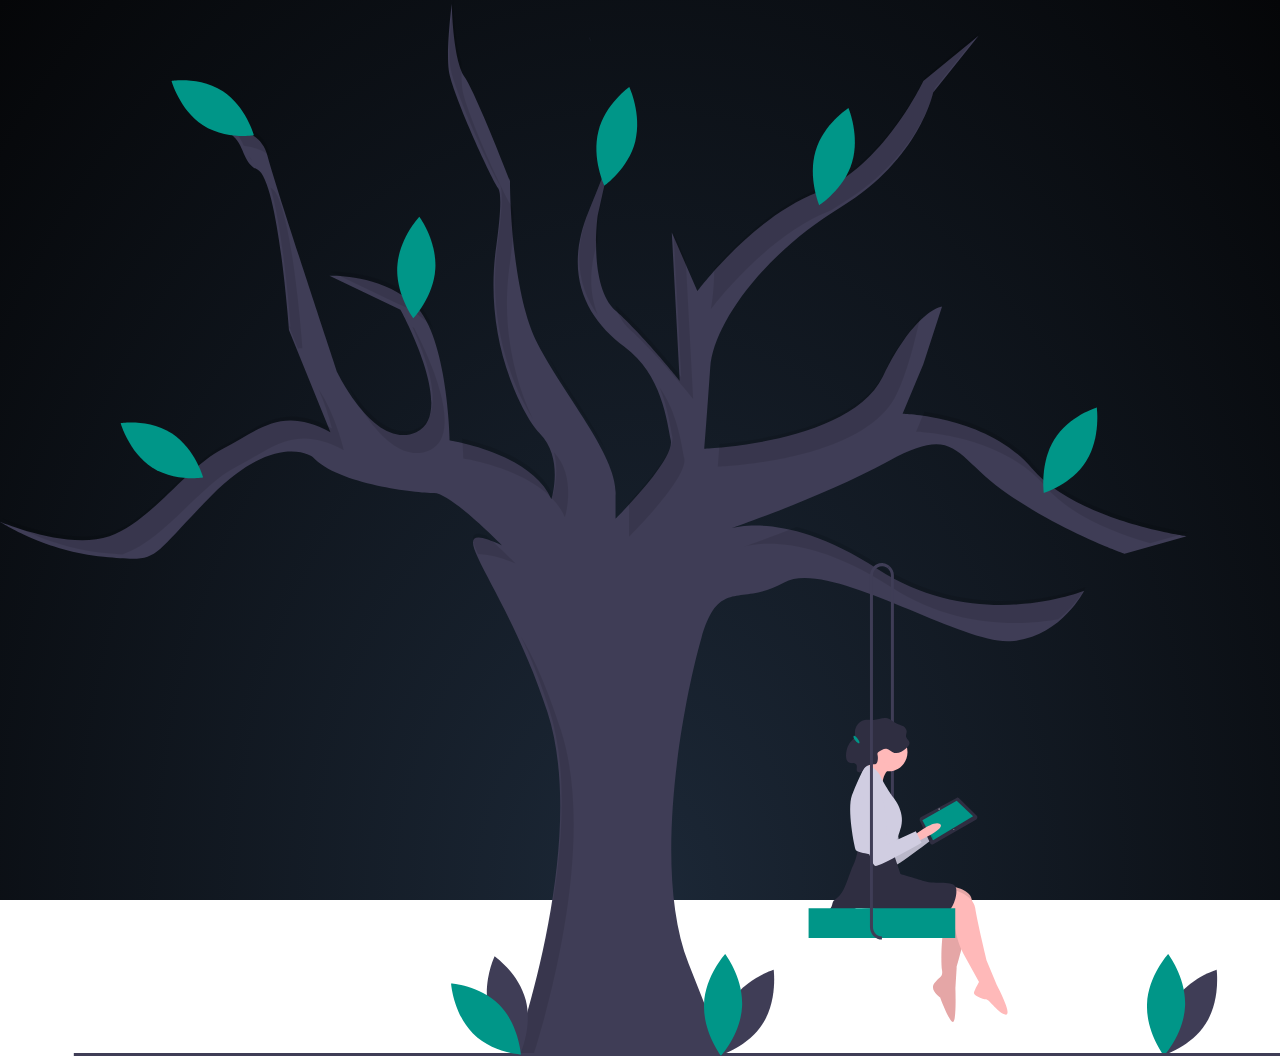
<file: 05-merge-styles/project-dist/index.html>
<!DOCTYPE html>
<html lang="en">

<head>
   <meta charset="UTF-8">
   <meta http-equiv="X-UA-Compatible" content="IE=edge">
   <meta name="viewport" content="width=device-width, initial-scale=1.0">
   <link rel="stylesheet" href="bundle.css">
   <title>Document</title>
</head>

<body>
   <div class="container nav_container mt-5">
      <div class="col-md-offset-3 col-sm-10 col-md-8 text-center mauto">
         <div class="bg-svg">
            <svg width="100%" height="100%" viewBox="0 0 1006 830" fill="none" xmlns="http://www.w3.org/2000/svg">
               <g id="undraw_Tree_swing_646s 1" clip-path="url(#clip0)">
                  <path id="Vector"
                     d="M462.918 28.5253C463.527 29.9749 463.981 31.4902 464.271 33.0436C463.612 30.674 463.095 29.0655 462.918 28.5253Z"
                     fill="#3F3D56" />
                  <path id="Vector_2"
                     d="M483.784 103.593C483.784 103.593 483.784 105.287 482.031 111.402L483.784 103.593Z"
                     fill="#3F3D56" />
                  <path id="Vector_3"
                     d="M698.541 362.355C652.282 387.525 591.768 409.257 573.643 415.556C587.463 411.799 627.689 406.74 690.014 447.332C768.324 498.322 852.055 464.324 852.055 464.324C852.055 464.324 833.448 501.564 793.905 503.982C754.362 506.413 651.247 438.43 616.362 457.854C581.465 477.278 565.187 452.992 551.225 501.563C537.276 550.123 511.694 682.848 541.157 757.314L570.609 831.768H403.145C403.145 831.768 463.624 663.424 430.279 559.835C411.614 501.821 385.408 459.806 375.634 438.455C370.73 427.76 369.954 422.26 376.305 422.53C379.916 422.69 385.832 424.715 394.618 428.718C394.618 428.718 354.299 387.439 341.126 387.439C327.941 387.439 265.909 380.969 245.761 359.114C245.761 359.114 217.075 338.07 165.899 389.87C114.724 441.671 127.133 441.671 81.3912 437.62C36.3672 433.629 1.09378 410.829 -6.10352e-05 410.117C1.30549 410.669 53.8922 432.61 86.037 421.437C118.605 410.105 146.516 367.205 175.203 352.644C203.89 338.07 220.944 318.646 259.711 339.69L234.164 276.815L227.166 259.589L227.154 259.564C227.154 259.564 218.615 141.401 202.337 133.309C186.059 125.206 196.139 104.174 165.899 100.122C165.899 100.122 203.113 95.2598 210.088 121.977C217.075 148.681 265.145 292.751 265.145 292.751C265.145 292.751 294.596 354.252 327.164 339.69C359.733 325.116 314.756 243.382 314.756 243.382L258.935 216.665C258.935 216.665 300.806 215.044 326.388 240.14C351.97 265.224 353.522 346.161 353.522 346.161C353.522 346.161 417.871 355.873 433.385 392.302C433.385 392.302 443.464 359.924 424.081 340.501C419.235 335.639 414.143 327.191 409.238 317.258C390.646 279.134 383.927 235.899 390.019 193.594C392.901 172.894 394.677 152.647 391.513 147.871C384.538 137.349 355.075 72.6069 352.746 55.6018C350.429 38.6091 355.075 3.00287 355.075 3.00287C355.075 3.00287 355.851 46.7003 365.155 60.4639C374.458 74.2276 400.816 142.211 400.816 142.211C400.816 142.211 400.816 227.997 422.529 270.086C444.241 312.175 486.101 359.114 483.784 389.87V407.674C483.784 407.674 530.301 361.545 527.196 346.161C524.091 330.789 520.221 294.36 490.758 272.517C461.295 250.662 441.912 215.854 462.848 165.674C474.621 137.447 479.773 122.284 482.031 114.413L469.822 168.916C469.822 168.916 462.071 224.756 483.784 244.18C483.842 244.229 483.889 244.278 483.948 244.327C505.625 263.775 534.171 299.222 534.171 299.222L534.089 297.663L527.972 182.679L529.313 185.749L538.981 207.874L548.132 228.808C548.132 228.808 591.545 170.536 642.72 151.112C693.883 131.689 725.675 63.7053 725.675 63.7053L769.1 28.0868L733.426 72.6069C733.426 72.6069 722.57 125.206 661.327 162.445C600.072 199.672 560.541 254.702 558.212 288.7C555.883 322.698 553.554 352.644 553.554 352.644C553.554 352.644 668.302 348.592 693.883 295.981C719.477 243.382 740.413 240.951 740.413 240.951L725.675 286.269L709.397 325.116C709.397 325.116 776.075 326.737 810.96 368.016C845.857 409.294 932.682 421.437 932.682 421.437L883.847 435.189C883.847 435.189 837.318 419.006 793.129 389.06C748.94 359.114 753.586 332.409 698.541 362.355Z"
                     fill="#3F3D56" />
                  <path id="Vector_4" opacity="0.1"
                     d="M723.264 248.928C718.36 271.593 712.585 293.485 704.469 310.17C678.887 362.782 564.14 366.833 564.14 366.833C564.14 366.833 564.681 359.884 565.504 348.92C594.638 346.415 674.277 335.721 695.06 292.981C696.965 289.077 698.729 284.878 700.4 280.458L723.264 248.928Z"
                     fill="black" />
                  <path id="Vector_5" opacity="0.1"
                     d="M544.757 313.412C544.757 313.412 516.07 277.793 494.369 258.369C489.606 254.121 486.266 248.105 483.948 241.328C483.76 240.787 483.584 240.235 483.407 239.682C483.913 240.198 484.419 240.701 484.96 241.18C503.955 258.185 528.314 287.603 534.089 294.663C534.9 295.67 535.347 296.223 535.347 296.223L529.313 182.749L538.982 204.874L544.757 313.412Z"
                     fill="black" />
                  <path id="Vector_6" opacity="0.1"
                     d="M561.362 211.219C561.193 231.146 558.716 242.997 558.716 242.997C558.716 242.997 602.115 184.749 653.272 165.312C656.295 163.316 659.363 161.35 662.502 159.442C723.752 122.212 734.607 69.6039 734.607 69.6039L770.271 25.0898L726.854 60.7011C726.854 60.7011 695.066 128.686 643.895 148.111C609.014 161.351 577.742 192.637 561.362 211.219Z"
                     fill="black" />
                  <path id="Vector_7" opacity="0.1"
                     d="M494.364 404.058V421.863C494.364 421.863 540.883 375.73 537.782 360.353C535.41 348.593 532.571 324.529 518.195 304.083C524.675 319.535 526.647 334.607 528.372 343.164C530.596 354.191 507.306 381.031 493.949 395.336C494.417 398.216 494.557 401.144 494.364 404.058V404.058Z"
                     fill="black" />
                  <path id="Vector_8" opacity="0.1"
                     d="M431.963 281.866C432.332 282.686 432.712 283.493 433.114 284.274C445.003 307.323 462.928 331.824 476.339 354.33C465.5 332.042 446.637 306.556 431.963 281.866Z"
                     fill="black" />
                  <path id="Vector_9" opacity="0.1"
                     d="M691.189 444.332C665.684 427.725 643.884 418.763 626.076 414.223C607.396 421.562 592.021 427.035 584.285 429.722C598.16 425.973 638.356 420.993 700.598 461.521C749.434 493.32 800.377 492.066 831.807 486.619C840.5 479.773 847.785 471.172 853.23 461.328C853.23 461.328 769.496 495.321 691.189 444.332Z"
                     fill="black" />
                  <path id="Vector_10" opacity="0.1"
                     d="M469.762 247.409C463.51 231.418 462.479 212.389 469.662 190.091C469.572 182.01 470.019 173.933 470.999 165.916L483.207 111.401C480.957 119.262 475.807 134.429 464.021 162.679C449.102 198.443 454.67 226.389 469.762 247.409Z"
                     fill="black" />
                  <path id="Vector_11" opacity="0.1"
                     d="M812.138 365.016C787.943 336.39 748.465 326.841 726.534 323.674L719.981 339.31C719.981 339.31 786.659 340.928 821.548 382.205C840.895 405.095 876.213 419.021 903.843 426.889L933.863 418.433C933.863 418.433 847.028 406.293 812.138 365.016Z"
                     fill="black" />
                  <path id="Vector_12" opacity="0.1"
                     d="M337.75 353.878C370.314 339.31 325.345 257.566 325.345 257.566L324.115 256.977C335.326 281.669 351.585 326.29 328.341 336.689C306.591 346.42 286.227 322.21 275.099 305.058C275.503 306.271 275.725 306.936 275.725 306.936C275.725 306.936 305.187 368.446 337.75 353.878Z"
                     fill="black" />
                  <path id="Vector_13" opacity="0.1"
                     d="M443.969 406.486C443.969 406.486 453.781 374.913 435.348 355.42C439.868 372.213 434.559 389.296 434.559 389.296C422.564 361.122 381.346 348.934 363.292 344.857C363.993 354.237 364.111 360.353 364.111 360.353C364.111 360.353 428.462 370.065 443.969 406.486Z"
                     fill="black" />
                  <path id="Vector_14" opacity="0.1"
                     d="M483.207 111.401C484.955 105.298 484.955 103.597 484.955 103.597L483.207 111.401Z"
                     fill="black" />
                  <path id="Vector_15" opacity="0.1"
                     d="M96.1564 435.777C96.3128 435.724 96.4716 435.676 96.6269 435.622C129.19 424.291 157.102 381.396 185.788 366.828C214.475 352.259 231.532 332.835 270.298 353.878C270.298 353.878 263.516 324.899 250.373 305.86C254.726 315.799 258.245 326.114 260.888 336.689C222.123 315.646 205.066 335.07 176.379 349.638C147.692 364.207 119.781 407.102 87.2175 418.433C54.6542 429.764 1.15741 407.102 1.15741 407.102C1.15741 407.102 36.8219 430.573 82.5656 434.62C87.7984 435.083 92.2634 435.491 96.1564 435.777Z"
                     fill="black" />
                  <path id="Vector_16" opacity="0.1"
                     d="M237.74 273.754C237.74 273.754 236.47 273.778 234.164 273.815L227.166 256.589C227.931 256.577 228.331 256.565 228.331 256.565C228.331 256.565 222.944 182.037 212.57 147.303C212.699 147.364 212.805 147.438 212.923 147.499C229.201 155.59 237.74 273.754 237.74 273.754Z"
                     fill="black" />
                  <path id="Vector_17" opacity="0.1"
                     d="M419.395 828.772C433.601 783.312 467.765 657.603 440.868 574.021C429.252 537.925 418.485 514.907 409.383 500.223C416.189 514.124 423.631 532.511 431.458 556.831C464.797 660.428 404.322 828.772 404.322 828.772H419.395Z"
                     fill="black" />
                  <path id="Vector_18" opacity="0.1"
                     d="M405.203 442.908C395.848 438.614 385.836 436.09 375.634 435.455C370.73 424.761 369.954 419.26 376.305 419.531C378.069 419.862 379.845 420.255 381.609 420.709C394.077 431.514 405.203 442.908 405.203 442.908Z"
                     fill="black" />
                  <path id="Vector_19" opacity="0.1"
                     d="M195.31 122.448C196.194 124.003 197.266 125.433 198.498 126.703C197.593 125.163 196.523 123.736 195.31 122.448V122.448Z"
                     fill="black" />
                  <path id="Vector_20" opacity="0.1"
                     d="M336.975 254.328C338.173 255.511 339.296 256.775 340.336 258.111C336.94 249.588 332.746 242.219 327.566 237.139C301.98 212.049 260.113 213.668 260.113 213.668L312.619 238.789C321.616 242.293 329.884 247.568 336.975 254.328Z"
                     fill="black" />
                  <path id="Vector_21" opacity="0.1"
                     d="M392.692 144.873C395.856 149.644 394.079 169.891 391.19 190.598C385.1 232.901 391.822 276.134 410.415 314.255C412.885 319.356 415.644 324.299 418.677 329.059C400.957 291.501 394.65 249.189 400.599 207.787C403.488 187.08 405.266 166.833 402.102 162.063C395.124 151.541 365.662 86.7931 363.336 69.7968C362.638 63.203 362.476 56.5596 362.85 49.9372C356.827 32.0991 356.252 0 356.252 0C356.252 0 351.6 35.6114 353.926 52.6076C356.252 69.6037 385.714 134.352 392.692 144.873Z"
                     fill="black" />
                  <path id="Vector_22" opacity="0.1"
                     d="M465.429 32.9839C465.118 31.3843 464.646 29.8234 464.021 28.3272C464.021 28.3272 464.617 30.074 465.429 32.9839Z"
                     fill="black" />
                  <path id="Vector_23" opacity="0.1"
                     d="M191.584 114.496C198.417 115.369 206.277 117.558 212.272 122.633C211.881 121.252 211.54 120.014 211.268 118.974C204.29 92.2658 167.075 97.1219 167.075 97.1219C183.893 99.3726 188.237 106.882 191.584 114.496Z"
                     fill="black" />
                  <g id="Leaf1">
                     <path id="Vector_24"
                        d="M922.725 787.189C911.162 805.7 914.33 829.243 914.33 829.243C914.33 829.243 936.246 822.774 947.809 804.264C959.372 785.753 956.203 762.21 956.203 762.21C956.203 762.21 934.288 768.679 922.725 787.189Z"
                        fill="#3F3D56" />
                     <path id="Vector_25"
                        d="M931.411 790.462C930.497 812.54 914.797 829.762 914.797 829.762C914.797 829.762 900.579 811.19 901.493 789.112C902.407 767.034 918.107 749.812 918.107 749.812C918.107 749.812 932.325 768.384 931.411 790.462Z"
                        fill="#009688" />
                  </g>
                  <path id="Vector_26" d="M1006 827.544H58.0041V830H1006V827.544Z" fill="#3F3D56" />
                  <g id="Girl">
                     <path id="Vector_27"
                        d="M702.547 721.083H700.195V452.382C700.197 451.287 699.964 450.206 699.513 449.218C699.063 448.229 698.407 447.358 697.592 446.669L699.078 444.764C700.164 445.684 701.039 446.845 701.639 448.163C702.239 449.481 702.55 450.923 702.547 452.382V721.083Z"
                        fill="#3F3D56" />
                     <path id="Vector_28"
                        d="M727.752 653.747C727.752 653.747 741.057 639.176 746.503 642.108C751.948 645.039 730.845 658.068 730.845 658.068L727.752 653.747Z"
                        fill="#FFB9B9" />
                     <path id="Vector_29" opacity="0.1"
                        d="M727.752 653.747C727.752 653.747 741.057 639.176 746.503 642.108C751.948 645.039 730.845 658.068 730.845 658.068L727.752 653.747Z"
                        fill="black" />
                     <path id="Vector_30"
                        d="M687.158 621.945C687.158 621.945 682.267 631.097 683.547 640.962C684.827 650.827 696.531 682.483 700.51 681.92C704.489 681.358 733.964 658.685 733.964 658.685L728.343 650.491L706.81 664.11C706.81 664.11 703.53 615.401 687.158 621.945Z"
                        fill="#D0CDE1" />
                     <path id="Vector_31"
                        d="M766.999 644.223L733.432 663.47C733.237 663.605 733.016 663.694 732.785 663.73C732.554 663.767 732.319 663.75 732.095 663.681C731.87 663.612 731.664 663.493 731.489 663.331C731.313 663.17 731.174 662.97 731.081 662.747L722.858 644.804C722.702 644.293 722.728 643.74 722.929 643.246C723.131 642.752 723.496 642.351 723.958 642.114L751.827 627.119C752.17 626.903 752.578 626.828 752.971 626.906C753.365 626.985 753.717 627.212 753.96 627.544L767.881 641.235C768.018 641.49 768.104 641.771 768.133 642.062C768.163 642.353 768.136 642.647 768.053 642.926C767.971 643.206 767.835 643.465 767.654 643.688C767.472 643.91 767.25 644.093 766.999 644.223V644.223Z"
                        fill="#2F2E41" />
                     <path id="Vector_32"
                        d="M764.759 641.572L733.29 660.348L724.916 644.593L751.911 629.268L764.759 641.572Z"
                        fill="#009688" />
                     <path id="Vector_33"
                        d="M738.355 636.145C738.519 635.94 738.516 635.656 738.348 635.51C738.181 635.364 737.913 635.412 737.749 635.617C737.585 635.822 737.588 636.106 737.755 636.252C737.923 636.398 738.191 636.35 738.355 636.145Z"
                        fill="#F2F2F2" />
                     <path id="Vector_34"
                        d="M749.938 652.176C750.047 652.039 750.045 651.85 749.934 651.753C749.822 651.656 749.643 651.688 749.534 651.824C749.425 651.961 749.427 652.15 749.538 652.247C749.65 652.345 749.829 652.313 749.938 652.176Z"
                        fill="#F2F2F2" />
                     <path id="Vector_35" opacity="0.1"
                        d="M687.158 621.945C687.158 621.945 682.267 631.097 683.547 640.962C684.827 650.827 696.531 682.483 700.51 681.92C704.489 681.358 733.964 658.685 733.964 658.685L728.343 650.491L706.81 664.11C706.81 664.11 703.53 615.401 687.158 621.945Z"
                        fill="black" />
                     <path id="Vector_36"
                        d="M718.757 656.531C718.757 656.531 733.815 643.956 738.834 647.624C743.853 651.292 721.267 661.247 721.267 661.247L718.757 656.531Z"
                        fill="#FFB9B9" />
                     <path id="Vector_37"
                        d="M698.68 606.231C706.719 606.231 713.236 599.428 713.236 591.036C713.236 582.645 706.719 575.842 698.68 575.842C690.641 575.842 684.124 582.645 684.124 591.036C684.124 599.428 690.641 606.231 698.68 606.231Z"
                        fill="#FFB9B9" />
                     <path id="Vector_38"
                        d="M748.873 696.876C748.873 696.876 764.432 698.972 763.93 708.927C763.429 718.882 751.884 760.275 751.884 760.275L750.88 776.517C750.88 776.517 751.884 803.763 748.873 803.239C745.861 802.715 738.834 783.853 738.834 783.853C738.834 783.853 730.301 778.089 734.317 772.85C738.332 767.61 741.344 768.134 740.34 762.37C739.336 756.607 739.838 732.505 742.85 725.169C745.861 717.834 747.616 713.788 747.616 713.788L737.83 713.118L748.873 696.876Z"
                        fill="#FFB9B9" />
                     <path id="Vector_39" opacity="0.1"
                        d="M748.873 696.876C748.873 696.876 764.432 698.972 763.93 708.927C763.429 718.882 751.884 760.275 751.884 760.275L750.88 776.517C750.88 776.517 751.884 803.763 748.873 803.239C745.861 802.715 738.834 783.853 738.834 783.853C738.834 783.853 730.301 778.089 734.317 772.85C738.332 767.61 741.344 768.134 740.34 762.37C739.336 756.607 739.838 732.505 742.85 725.169C745.861 717.834 747.616 713.788 747.616 713.788L737.83 713.118L748.873 696.876Z"
                        fill="black" />
                     <path id="Vector_40"
                        d="M749.877 699.495C749.877 699.495 764.934 703.163 766.44 713.642C767.946 724.121 775.475 755.035 775.475 755.035L783.506 774.421C783.506 774.421 796.054 797.999 790.532 797.475C785.011 796.951 777.482 785.424 774.973 785.424C772.463 785.424 764.934 782.281 765.436 780.185C765.938 778.089 769.452 771.802 769.452 771.802L757.308 749.72C754.963 745.457 753.191 740.878 752.041 736.112C750.794 730.94 749.375 724.605 749.375 722.55C749.375 718.882 739.336 717.31 739.336 717.31L749.877 699.495Z"
                        fill="#FFB9B9" />
                     <path id="Vector_41"
                        d="M700.688 665.962L707.715 686.921C707.715 686.921 718.757 690.064 726.788 692.684C734.819 695.304 749.877 691.636 751.382 697.924C752.888 704.211 748.371 715.214 743.853 717.834C739.336 720.454 736.826 723.073 722.271 718.882C707.715 714.69 673.082 713.642 673.082 713.642C669.725 715.745 665.944 717.001 662.04 717.31C655.515 717.834 654.009 718.358 652.001 716.786C649.993 715.214 653.005 715.214 654.009 711.023C655.013 706.831 655.515 708.403 660.032 703.687C664.549 698.972 668.063 684.825 670.572 680.109C673.082 675.393 674.588 665.962 674.588 665.962H700.688Z"
                        fill="#2F2E41" />
                     <path id="Vector_42"
                        d="M699.684 603.611C697.861 605.002 696.369 606.813 695.324 608.903C694.28 610.993 693.711 613.306 693.661 615.662C693.661 623.522 678.603 607.279 678.603 607.279C678.603 607.279 686.634 596.8 686.634 593.656C686.634 590.513 699.684 603.611 699.684 603.611Z"
                        fill="#FFB9B9" />
                     <path id="Vector_43"
                        d="M680.611 600.468C680.611 600.468 689.646 604.135 691.653 609.375C693.661 614.614 701.19 625.618 701.19 625.618C701.19 625.618 711.73 637.145 708.217 649.72C704.703 662.295 701.692 665.438 701.692 667.534C701.692 669.63 696.672 673.298 692.657 672.774C688.642 672.25 673.584 670.154 672.58 668.058C671.576 665.962 665.553 636.097 669.569 625.094C672.826 616.685 676.512 608.465 680.611 600.468V600.468Z"
                        fill="#D0CDE1" />
                     <path id="Vector_44"
                        d="M702.902 591.728C706.159 592.535 709.356 590.368 712.025 588.22C713.54 587.001 715.208 585.261 714.744 583.298C714.332 581.557 712.367 580.57 712.081 578.8C711.882 577.57 712.571 576.374 712.626 575.127C712.577 574.177 712.278 573.259 711.763 572.475C711.247 571.69 710.535 571.068 709.704 570.678C708.117 569.785 706.317 569.413 704.687 568.615C702.197 567.396 700.128 565.198 697.469 564.494C693.837 563.533 690.138 565.58 686.404 565.845C684.144 566.006 681.855 565.508 679.619 565.895C677.487 566.345 675.562 567.532 674.154 569.263C672.746 570.995 671.938 573.17 671.86 575.44C671.831 577.107 672.15 578.968 671.197 580.29C670.82 580.746 670.391 581.151 669.92 581.497C666.598 584.301 665.091 588.985 664.919 593.498C664.835 595.719 665.28 598.357 667.168 599.301C668.179 599.662 669.247 599.817 670.315 599.757C670.851 599.734 671.384 599.848 671.869 600.089C672.353 600.331 672.773 600.692 673.093 601.142C673.953 602.725 672.664 605.064 673.789 606.446C674.634 607.484 676.282 607.139 677.268 606.255C678.255 605.37 678.87 604.098 679.806 603.153C681.625 601.313 684.324 600.98 686.817 600.7C687.556 600.694 688.275 600.448 688.874 599.996C689.327 599.5 689.622 598.869 689.718 598.191C690.046 596.63 690.05 595.013 689.73 593.45C689.572 592.966 689.552 592.445 689.673 591.949C689.838 591.597 690.092 591.299 690.409 591.089C691.954 589.877 694.662 588.112 696.671 588.446C698.9 588.816 700.653 591.171 702.902 591.728Z"
                        fill="#2F2E41" />
                     <path id="Vector_45"
                        d="M682.619 619.33C682.619 619.33 676.596 627.713 676.596 637.669C676.596 647.624 684.124 680.633 688.14 680.633C692.155 680.633 724.278 662.295 724.278 662.295L719.761 653.387L696.673 663.866C696.673 663.866 699.684 615.138 682.619 619.33Z"
                        fill="#D0CDE1" />
                     <path id="Vector_46" d="M750.77 713.904H635.505V737.232H750.77V713.904Z" fill="#009688" />
                     <path id="Vector_47"
                        d="M693.138 738.459C690.643 738.456 688.252 737.421 686.488 735.579C684.724 733.738 683.731 731.241 683.728 728.637V452.382C683.728 450.525 684.233 448.705 685.183 447.135C686.134 445.565 687.491 444.308 689.098 443.511C690.705 442.713 692.496 442.408 694.262 442.63C696.029 442.852 697.699 443.592 699.078 444.764L697.592 446.669C696.557 445.789 695.305 445.234 693.98 445.068C692.655 444.901 691.312 445.131 690.107 445.729C688.902 446.327 687.884 447.269 687.172 448.447C686.459 449.625 686.081 450.989 686.081 452.382V728.637C686.083 730.59 686.827 732.463 688.15 733.844C689.473 735.225 691.267 736.002 693.138 736.004V738.459Z"
                        fill="#3F3D56" />
                     <path id="Vector_48"
                        d="M675.352 584.173C675.859 583.749 675.28 582.119 674.06 580.532C672.839 578.946 671.44 578.005 670.933 578.429C670.427 578.854 671.005 580.484 672.226 582.07C673.446 583.656 674.846 584.598 675.352 584.173Z"
                        fill="#009688" />
                  </g>
                  <g id="leaf11">
                     <path id="Vector_49"
                        d="M574.578 787.189C563.015 805.7 566.183 829.243 566.183 829.243C566.183 829.243 588.098 822.774 599.661 804.264C611.224 785.753 608.056 762.21 608.056 762.21C608.056 762.21 586.141 768.679 574.578 787.189Z"
                        fill="#3F3D56" />
                     <path id="Vector_50"
                        d="M583.263 790.462C582.349 812.54 566.65 829.762 566.65 829.762C566.65 829.762 552.432 811.19 553.346 789.112C554.26 767.034 569.959 749.812 569.959 749.812C569.959 749.812 584.177 768.384 583.263 790.462Z"
                        fill="#009688" />
                  </g>
                  <g id="leaf10">
                     <path id="Vector_51"
                        d="M384.286 794.191C389.814 815.523 408.748 828.734 408.748 828.734C408.748 828.734 418.72 807.36 413.192 786.028C407.664 764.697 388.73 751.485 388.73 751.485C388.73 751.485 378.758 772.86 384.286 794.191Z"
                        fill="#3F3D56" />
                     <path id="Vector_52"
                        d="M392.409 789.607C407.578 805.021 409.43 828.717 409.43 828.717C409.43 828.717 386.69 827.421 371.521 812.006C356.352 796.592 354.499 772.896 354.499 772.896C354.499 772.896 377.24 774.192 392.409 789.607Z"
                        fill="#009688" />
                  </g>
                  <path id="leaf17"
                     d="M342.133 211.239C340.814 233.294 324.801 250.2 324.801 250.2C324.801 250.2 310.927 231.347 312.245 209.292C313.564 187.236 329.577 170.33 329.577 170.33C329.577 170.33 343.451 189.183 342.133 211.239Z"
                     fill="#009688" />
                  <path id="leaf16"
                     d="M175.215 71.808C193.122 83.5934 199.653 106.369 199.653 106.369C199.653 106.369 177.151 110.037 159.244 98.2512C141.337 86.4658 134.805 63.6902 134.805 63.6902C134.805 63.6902 157.307 60.0225 175.215 71.808Z"
                     fill="#009688" />
                  <path id="leaf15"
                     d="M135.225 340.696C153.132 352.482 159.664 375.257 159.664 375.257C159.664 375.257 137.162 378.925 119.254 367.14C101.347 355.354 94.8153 332.578 94.8153 332.578C94.8153 332.578 117.317 328.911 135.225 340.696Z"
                     fill="#009688" />
                  <path id="lef14"
                     d="M499.273 111.117C493.873 132.485 475.018 145.819 475.018 145.819C475.018 145.819 464.918 124.51 470.319 103.143C475.719 81.7755 494.574 68.4412 494.574 68.4412C494.574 68.4412 504.674 89.7501 499.273 111.117Z"
                     fill="#009688" />
                  <path id="leaf13"
                     d="M669.625 127.778C663.278 148.86 643.849 161.263 643.849 161.263C643.849 161.263 634.71 139.487 641.057 118.405C647.405 97.3233 666.834 84.9197 666.834 84.9197C666.834 84.9197 675.972 106.696 669.625 127.778Z"
                     fill="#009688" />
                  <path id="leaf12"
                     d="M853.749 362.407C842.251 380.962 820.358 387.514 820.358 387.514C820.358 387.514 817.107 363.984 828.605 345.429C840.103 326.874 861.995 320.321 861.995 320.321C861.995 320.321 865.246 343.852 853.749 362.407Z"
                     fill="#009688" />
               </g>
               <defs>
                  <clipPath id="clip0">
                     <rect width="1006" height="830" fill="white" />
                  </clipPath>
               </defs>
            </svg>
         </div>
      </div>
   </div>
</body>

</html>
</file>
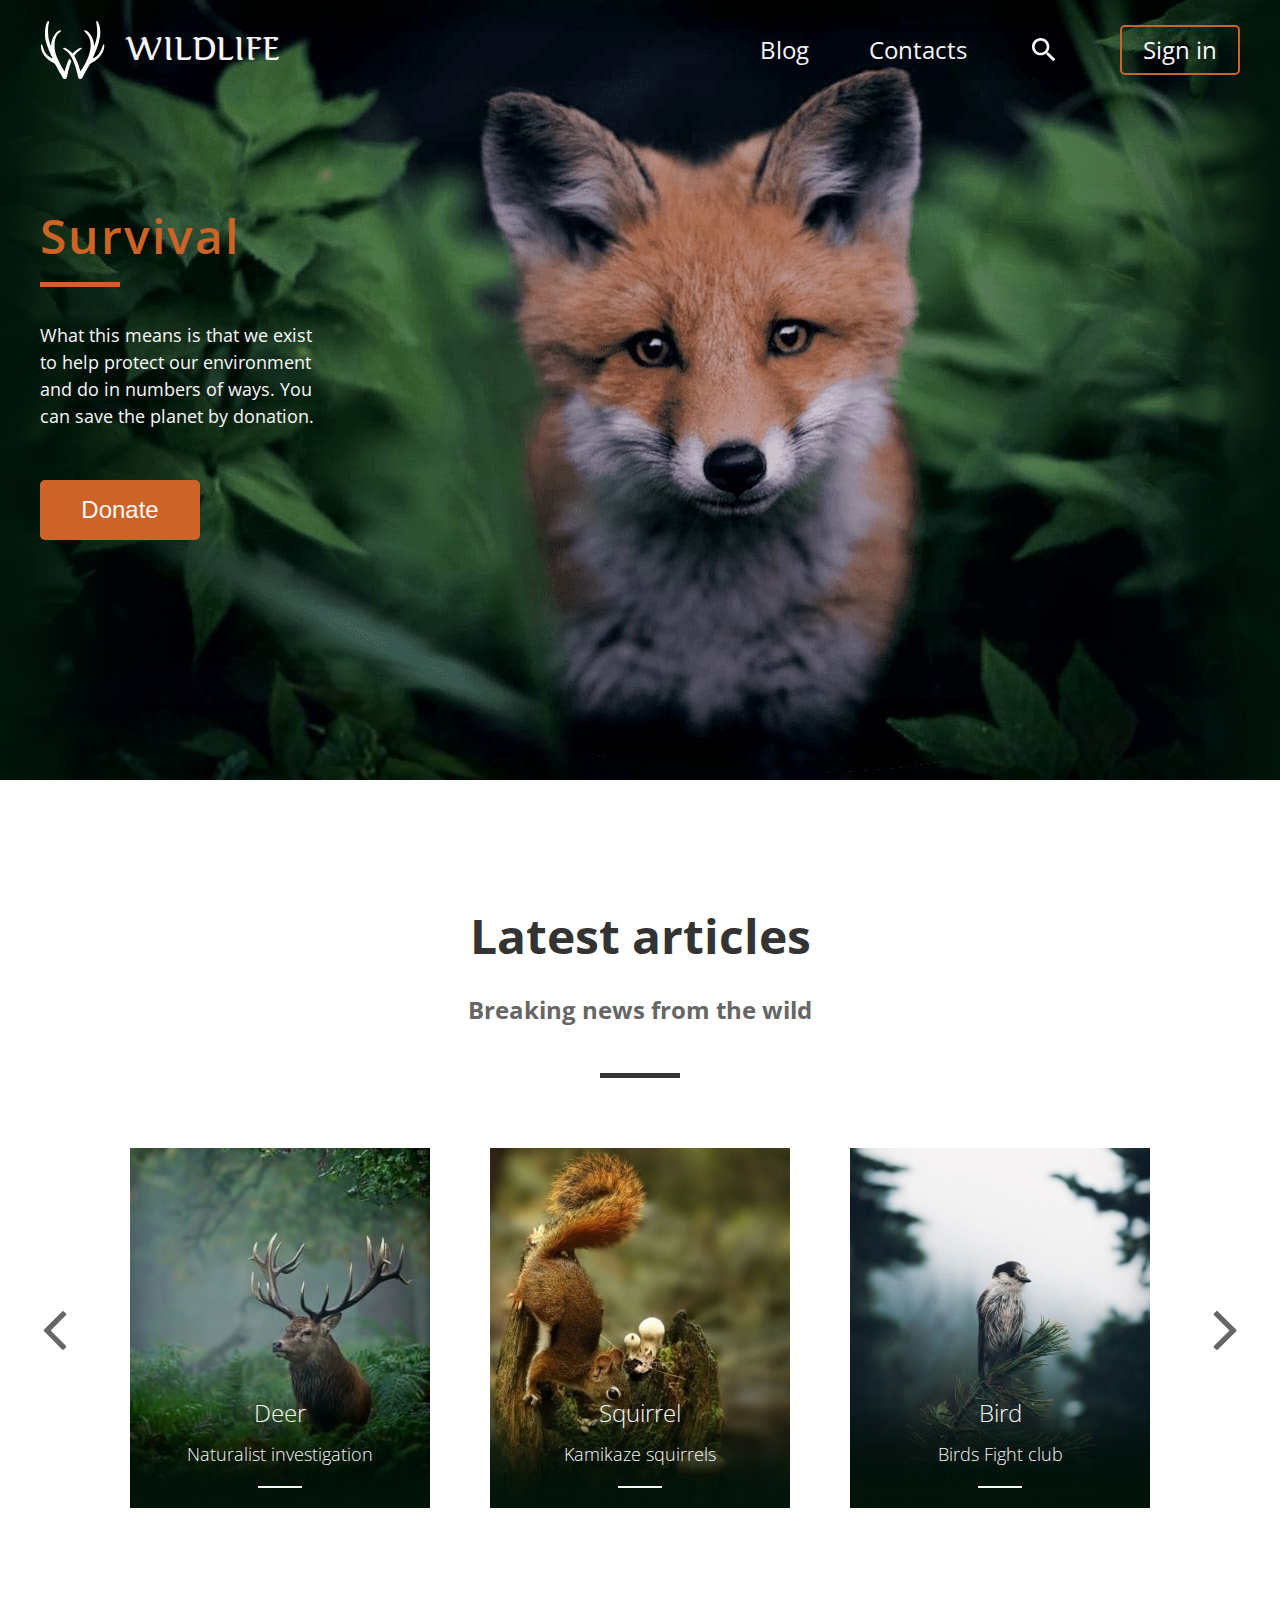
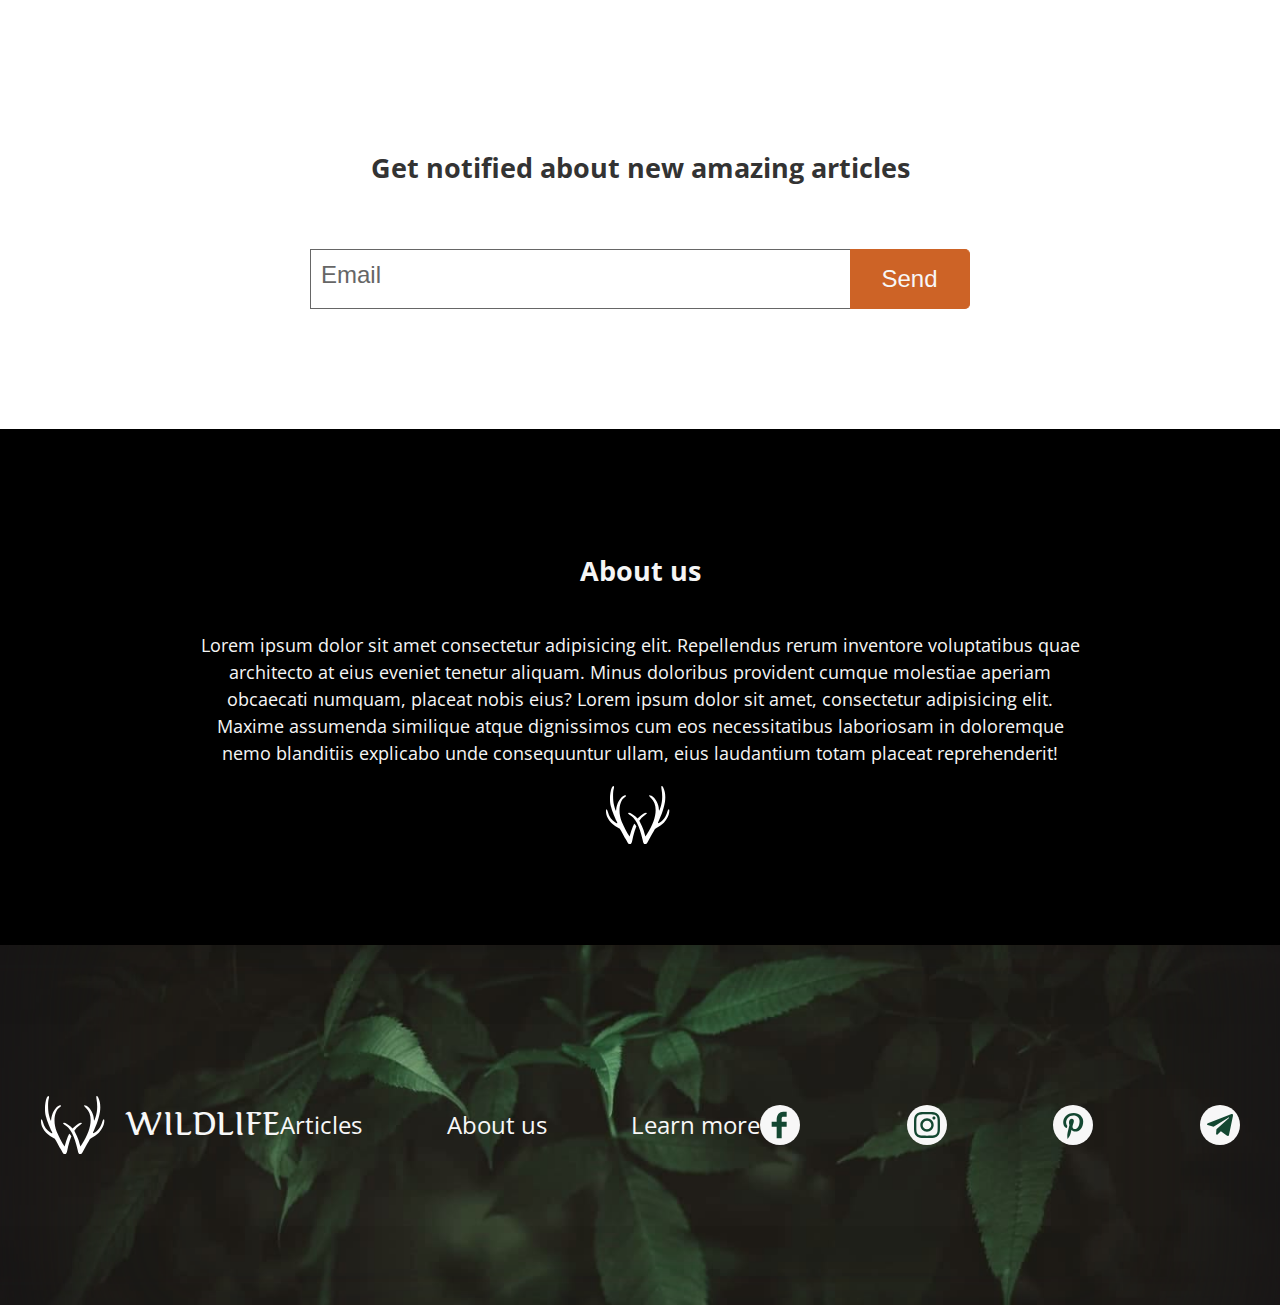
<file: 06-build-page/project-dist/index.html>
<!DOCTYPE html>
<html lang="en">

<head>
  <meta charset="UTF-8" />
  <meta name="viewport" content="width=device-width, initial-scale=1.0" />
  <link href="https://fonts.googleapis.com/css2?family=Open+Sans:wght@100;300;400;600&display=swap" rel="stylesheet" />
  <link rel="stylesheet" href="style.css" />
  <title>wildlife</title>
</head>

<body>
<header class="header">
  <div class="container">
    <div class="inner-container">
      <nav class="main-nav">
        <div class="logo">
          <div class="logo-icon"></div>
          <h1>wildlife</h1>
        </div>
        <ul class="nav-list">
          <li class="list-item"><a href="#">Blog</a></li>
          <li class="list-item"><a href="#">Contacts</a></li>
          <li class="list-item search"><a href="#"></a></li>
          <li class="list-item login"><a href="#">Sign in</a></li>
        </ul>
      </nav>
      <div class="header-promo">
        <h2 class="header-title">Survival</h2>
        <p class="header-text">
          What this means is that we exist to help protect our environment
          and do in numbers of ways. You can save the planet by donation.
        </p>
        <button class="header-button">Donate</button>
      </div>
    </div>
  </div>
</header>
  <main class="main">
<div class="container">
  <div class="inner-container">
    <h2 class="main-title">Latest articles</h2>
    <h3 class="main-subtitle">Breaking news from the wild</h3>
    <div class="slider">
      <a class="arrow arrow-left"></a>
      <div class="item item1">
        <a href="#">
          <h2 class="item-title">Deer</h2>
          <h3 class="item-subtitle">Naturalist investigation</h3>
        </a>
      </div>
      <div class="item item2">
        <a href="#">
          <h2 class="item-title">Squirrel</h2>
          <h3 class="item-subtitle">Kamikaze squirrels</h3>
        </a>
      </div>
      <div class="item item3">
        <a href="#">
          <h2 class="item-title">Bird</h2>
          <h3 class="item-subtitle">Birds Fight club</h3>
        </a>
      </div>
      <a class="arrow arrow-right"></a>
    </div>
    <div class="mail">
      <h2 class="mail-title">Get notified about new amazing articles</h2>
      <form action="#" method="post" class="mail-form">
        <input
          type="text"
          class="mail-input"
          placeholder="Email"
          required
          autofocus
        />
        <input type="submit" class="mail-button" value="Send"/>
      </form>
    </div>
  </div>
</div>
<div class="about-container">
  <h2>About us</h2>
  <p class="about-text">
    Lorem ipsum dolor sit amet consectetur adipisicing elit. Repellendus rerum
    inventore voluptatibus quae architecto at eius eveniet tenetur aliquam.
    Minus doloribus provident cumque molestiae aperiam obcaecati numquam,
    placeat nobis eius? Lorem ipsum dolor sit amet, consectetur adipisicing
    elit. Maxime assumenda similique atque dignissimos cum eos necessitatibus
    laboriosam in doloremque nemo blanditiis explicabo unde consequuntur ullam,
    eius laudantium totam placeat reprehenderit!
  </p>
  <div class="logo-icon"></div>
</div>
  </main>
<footer class="footer">
  <div class="container">
    <div class="inner-container footer-inner-container">
      <div class="logo">
        <div class="logo-icon"></div>
        <h2>wildlife</h2>
      </div>
      <ul class="nav-list">
        <li class="list-item"><a href="#">Articles</a></li>
        <li class="list-item"><a href="#">About us</a></li>
        <li class="list-item"><a href="#">Learn more</a></li>
      </ul>
      <ul class="nav-list social-list">
        <li class="list-item social-item fb"><a href="#"></a></li>
        <li class="list-item social-item instagramm"><a href="#"></a></li>
        <li class="list-item social-item pinterest"><a href="#"></a></li>
        <li class="list-item social-item telegram"><a href="#"></a></li>
      </ul>
    </div>
  </div>
</footer>
</body>

</html>
</file>
<file: 05-merge-styles/project-dist/bundle.css>
*, *:before, *:after {
	padding: 0;
	margin: 0;
	box-sizing: border-box;
}

html, body {
	height: 100%;
	width: 100%;
}

body {
	font: normal 1em/1.45em "Helvetica Neue", Helvetica, Arial, sans-serif;
	-webkit-font-smoothing: antialiased;
	color: #fff;
	background: radial-gradient(ellipse at bottom, #1C2837 0%, #050608 100%);
	background-attachment: fixed;
}

.solar-syst {
	margin: 0 auto;
	width: 100%;
	height: 100%;
	position: relative;
}

.solar-syst:after {
	content: "";
	position: absolute;
	height: 2px;
	width: 2px;
	top: -2px;
	background: white;
	box-shadow: 1617px 304px 0 0px rgba(255, 255, 255, 0.047) , 1067px 357px 0 0px rgba(255,255,255, 0.469) , 120px 1700px 0 0px rgba(255,255,255, 0.28) , 616px 1672px 0 0px rgba(255,255,255, 0.581) , 1534px 1337px 0 0px rgba(255,255,255, 0.518) , 716px 712px 0 0px rgba(255,255,255, 0.788) , 823px 1495px 0 0px rgba(255,255,255, 0.087) , 1585px 1302px 0 0px rgba(255,255,255, 0.015) , 1215px 42px 0 0px rgba(255,255,255, 0.884) , 77px 740px 0 0px rgba(255,255,255, 0.749) , 1591px 489px 0 0px rgba(255,255,255, 0.941) , 218px 31px 0 0px rgba(255,255,255, 0.658) , 1028px 1047px 0 0px rgba(255,255,255, 0.033) , 292px 1072px 0 0px rgba(255,255,255, 0.573) , 296px 1674px 0 0px rgba(255,255,255, 0.53) , 306px 707px 0 0px rgba(255,255,255, 0.689) , 1445px 1022px 0 0px rgba(255,255,255, 0.012) , 22px 431px 0 0px rgba(255,255,255, 0.96) , 669px 781px 0 0px rgba(255,255,255, 0.497) , 949px 80px 0 0px rgba(255,255,255, 0.77) , 82px 684px 0 0px rgba(255,255,255, 0.858) , 1060px 1197px 0 0px rgba(255,255,255, 0.786) , 1621px 716px 0 0px rgba(255,255,255, 0.302) , 1573px 518px 0 0px rgba(255,255,255, 0.183) , 1195px 24px 0 0px rgba(255,255,255, 0.783) , 266px 467px 0 0px rgba(255,255,255, 0.153) , 406px 1469px 0 0px rgba(255,255,255, 0.074) , 1317px 1217px 0 0px rgba(255,255,255, 0.145) , 1726px 1635px 0 0px rgba(255,255,255, 0.409) , 697px 1093px 0 0px rgba(255,255,255, 0.232) , 1692px 1306px 0 0px rgba(255,255,255, 0.989) , 803px 392px 0 0px rgba(255,255,255, 0.102) , 1348px 1408px 0 0px rgba(255,255,255, 0.781) , 1453px 1491px 0 0px rgba(255,255,255, 0.655) , 79px 1080px 0 0px rgba(255,255,255, 0.465) , 1012px 1456px 0 0px rgba(255,255,255, 0.855) , 766px 67px 0 0px rgba(255,255,255, 0.085) , 1058px 1651px 0 0px rgba(255,255,255, 0.855) , 1270px 210px 0 0px rgba(255,255,255, 0.725) , 245px 1169px 0 0px rgba(255,255,255, 0.308) , 353px 1479px 0 0px rgba(255,255,255, 0.966) , 521px 613px 0 0px rgba(255,255,255, 0.44) , 828px 1563px 0 0px rgba(255,255,255, 0.662) , 163px 1075px 0 0px rgba(255,255,255, 0.023) , 1727px 1600px 0 0px rgba(255,255,255, 0.884) , 420px 923px 0 0px rgba(255,255,255, 0.623) , 755px 155px 0 0px rgba(255,255,255, 0.656) , 576px 1156px 0 0px rgba(255,255,255, 0.668) , 170px 1245px 0 0px rgba(255,255,255, 0.898) , 1006px 259px 0 0px rgba(255,255,255, 0.146) , 408px 1308px 0 0px rgba(255,255,255, 0.527) , 1532px 1279px 0 0px rgba(255,255,255, 0.747) , 353px 473px 0 0px rgba(255,255,255, 0.221) , 1271px 615px 0 0px rgba(255,255,255, 0.867) , 606px 575px 0 0px rgba(255,255,255, 0.265) , 1069px 519px 0 0px rgba(255,255,255, 0.718) , 1732px 794px 0 0px rgba(255,255,255, 0.15) , 1345px 1073px 0 0px rgba(255,255,255, 0.828) , 1743px 1356px 0 0px rgba(255,255,255, 0.79) , 1658px 227px 0 0px rgba(255,255,255, 0.773) , 550px 1303px 0 0px rgba(255,255,255, 0.713) , 256px 1132px 0 0px rgba(255,255,255, 0.389) , 1457px 1188px 0 0px rgba(255,255,255, 0.42) , 1117px 1542px 0 0px rgba(255,255,255, 0.141) , 1061px 382px 0 0px rgba(255,255,255, 0.188) , 1019px 806px 0 0px rgba(255,255,255, 0.606) , 893px 1085px 0 0px rgba(255,255,255, 0.76) , 1620px 463px 0 0px rgba(255,255,255, 0.896) , 1262px 202px 0 0px rgba(255,255,255, 0.083) , 418px 1299px 0 0px rgba(255,255,255, 0.52) , 602px 359px 0 0px rgba(255,255,255, 0.173) , 168px 1068px 0 0px rgba(255,255,255, 0.342) , 448px 1065px 0 0px rgba(255,255,255, 0.809) , 953px 1686px 0 0px rgba(255,255,255, 0.232) , 730px 850px 0 0px rgba(255,255,255, 0.287) , 1569px 1715px 0 0px rgba(255,255,255, 0.052) , 468px 162px 0 0px rgba(255,255,255, 0.18) , 988px 89px 0 0px rgba(255,255,255, 0.387) , 1247px 16px 0 0px rgba(255,255,255, 0.592) , 1536px 1291px 0 0px rgba(255,255,255, 0.986) , 1068px 58px 0 0px rgba(255,255,255, 0.299) , 815px 1681px 0 0px rgba(255,255,255, 0.887) , 1471px 1586px 0 0px rgba(255,255,255, 0.333) , 1374px 1081px 0 0px rgba(255,255,255, 0.936) , 1254px 1545px 0 0px rgba(255,255,255, 0.042) , 990px 923px 0 0px rgba(255,255,255, 0.103) , 301px 277px 0 0px rgba(255,255,255, 0.221) , 1295px 627px 0 0px rgba(255,255,255, 0.058) , 1307px 353px 0 0px rgba(255,255,255, 0.024) , 801px 373px 0 0px rgba(255,255,255, 0.823) , 188px 434px 0 0px rgba(255,255,255, 0.903) , 498px 745px 0 0px rgba(255,255,255, 0.517) , 1600px 225px 0 0px rgba(255,255,255, 0.252) , 351px 344px 0 0px rgba(255,255,255, 0.78) , 223px 897px 0 0px rgba(255,255,255, 0.57) , 214px 605px 0 0px rgba(255,255,255, 0.881) , 1485px 51px 0 0px rgba(255,255,255, 0.108) , 1037px 469px 0 0px rgba(255,255,255, 0.582) , 1375px 848px 0 0px rgba(255,255,255, 0.385) , 590px 613px 0 0px rgba(255,255,255, 0.324) , 758px 1688px 0 0px rgba(255,255,255, 0.691) , 680px 178px 0 0px rgba(255,255,255, 0.503) , 943px 564px 0 0px rgba(255,255,255, 0.359) , 1431px 930px 0 0px rgba(255,255,255, 0.22) , 392px 694px 0 0px rgba(255,255,255, 0.166) , 79px 244px 0 0px rgba(255,255,255, 0.097) , 1073px 290px 0 0px rgba(255,255,255, 0.166) , 1692px 231px 0 0px rgba(255,255,255, 0.342) , 1414px 773px 0 0px rgba(255,255,255, 0.292) , 1274px 1411px 0 0px rgba(255,255,255, 0.654) , 995px 130px 0 0px rgba(255,255,255, 0.683) , 587px 1657px 0 0px rgba(255,255,255, 0.717) , 127px 927px 0 0px rgba(255,255,255, 0.545) , 224px 392px 0 0px rgba(255,255,255, 0.589) , 324px 1677px 0 0px rgba(255,255,255, 0.327) , 454px 245px 0 0px rgba(255,255,255, 0.933) , 479px 1379px 0 0px rgba(255,255,255, 0.241) , 655px 1650px 0 0px rgba(255,255,255, 0.646) , 217px 767px 0 0px rgba(255,255,255, 0.378) , 679px 1554px 0 0px rgba(255,255,255, 0.609) , 693px 32px 0 0px rgba(255,255,255, 0.423) , 1567px 1051px 0 0px rgba(255,255,255, 0.867) , 846px 951px 0 0px rgba(255,255,255, 0.711) , 268px 1175px 0 0px rgba(255,255,255, 0.09) , 816px 1052px 0 0px rgba(255,255,255, 0.103) , 478px 665px 0 0px rgba(255,255,255, 0.975) , 1517px 1006px 0 0px rgba(255,255,255, 0.33) , 1783px 1039px 0 0px rgba(255,255,255, 0.466) , 1608px 1461px 0 0px rgba(255,255,255, 0.595) , 382px 308px 0 0px rgba(255,255,255, 0.502) , 664px 1111px 0 0px rgba(255,255,255, 0.342) , 1447px 769px 0 0px rgba(255,255,255, 0.626) , 280px 1603px 0 0px rgba(255,255,255, 0.21) , 594px 1645px 0 0px rgba(255,255,255, 0.68) , 398px 760px 0 0px rgba(255,255,255, 0.418) , 128px 1475px 0 0px rgba(255,255,255, 0.252) , 245px 1653px 0 0px rgba(255,255,255, 0.989) , 724px 531px 0 0px rgba(255,255,255, 0.559) , 278px 945px 0 0px rgba(255,255,255, 0.625) , 1724px 1048px 0 0px rgba(255,255,255, 0.267) , 924px 1286px 0 0px rgba(255,255,255, 0.945) , 1331px 1028px 0 0px rgba(255,255,255, 0.624) , 1657px 1442px 0 0px rgba(255,255,255, 0.259) , 1527px 922px 0 0px rgba(255,255,255, 0.872) , 1266px 340px 0 0px rgba(255,255,255, 0.282) , 767px 1774px 0 0px rgba(255,255,255, 0.503) , 1484px 933px 0 0px rgba(255,255,255, 0.68) , 1185px 281px 0 0px rgba(255,255,255, 0.578) , 963px 51px 0 0px rgba(255,255,255, 0.376) , 1509px 1470px 0 0px rgba(255,255,255, 0.613) , 271px 1651px 0 0px rgba(255,255,255, 0.991) , 430px 83px 0 0px rgba(255,255,255, 0.782) , 821px 1358px 0 0px rgba(255,255,255, 0.627) , 255px 159px 0 0px rgba(255,255,255, 0.713) , 1073px 311px 0 0px rgba(255,255,255, 0.56) , 1295px 1651px 0 0px rgba(255,255,255, 0.473) , 895px 1002px 0 0px rgba(255,255,255, 0.8) , 1056px 1304px 0 0px rgba(255,255,255, 0.7) , 1518px 216px 0 0px rgba(255,255,255, 0.121) , 848px 819px 0 0px rgba(255,255,255, 0.894) , 1148px 208px 0 0px rgba(255,255,255, 0.173) , 1191px 58px 0 0px rgba(255,255,255, 0.904) , 1482px 617px 0 0px rgba(255,255,255, 0.079) , 1192px 169px 0 0px rgba(255,255,255, 0.621) , 433px 1423px 0 0px rgba(255,255,255, 0.559) , 1699px 448px 0 0px rgba(255,255,255, 0.643) , 423px 981px 0 0px rgba(255,255,255, 0.573) , 19px 1370px 0 0px rgba(255,255,255, 0.528) , 1441px 922px 0 0px rgba(255,255,255, 0.207) , 350px 942px 0 0px rgba(255,255,255, 0.075) , 1717px 1343px 0 0px rgba(255,255,255, 0.983) , 589px 1223px 0 0px rgba(255,255,255, 0.383) , 113px 764px 0 0px rgba(255,255,255, 0.118) , 911px 1151px 0 0px rgba(255,255,255, 0.484) , 1084px 1110px 0 0px rgba(255,255,255, 0.295) , 1050px 828px 0 0px rgba(255,255,255, 0.996) , 1278px 697px 0 0px rgba(255,255,255, 0.635) , 587px 63px 0 0px rgba(255,255,255, 0.063) , 766px 1192px 0 0px rgba(255,255,255, 0.569) , 1409px 1329px 0 0px rgba(255,255,255, 0.546) , 53px 57px 0 0px rgba(255,255,255, 0.439) , 998px 1029px 0 0px rgba(255,255,255, 0.492) , 1794px 50px 0 0px rgba(255,255,255, 0.826) , 1371px 296px 0 0px rgba(255,255,255, 0.848) , 1316px 974px 0 0px rgba(255,255,255, 0.127) , 1423px 988px 0 0px rgba(255,255,255, 0.558) , 545px 389px 0 0px rgba(255,255,255, 0.6) , 925px 268px 0 0px rgba(255,255,255, 0.579) , 1266px 453px 0 0px rgba(255,255,255, 0.931) , 382px 819px 0 0px rgba(255,255,255, 0.232) , 1023px 1191px 0 0px rgba(255,255,255, 0.749) , 1669px 670px 0 0px rgba(255,255,255, 0.192) , 1555px 894px 0 0px rgba(255,255,255, 0.02) , 1471px 1800px 0 0px rgba(255,255,255, 0.887) , 1793px 1725px 0 0px rgba(255,255,255, 0.155) , 1404px 1675px 0 0px rgba(255,255,255, 0.226) , 834px 1565px 0 0px rgba(255,255,255, 0.457) , 1203px 1311px 0 0px rgba(255,255,255, 0.532) , 8px 1645px 0 0px rgba(255,255,255, 0.656) , 1375px 653px 0 0px rgba(255,255,255, 0.456) , 1421px 1016px 0 0px rgba(255,255,255, 0.988) , 608px 855px 0 0px rgba(255,255,255, 0.376) , 893px 171px 0 0px rgba(255,255,255, 0.712) , 94px 587px 0 0px rgba(255,255,255, 0.955) , 1538px 676px 0 0px rgba(255,255,255, 0.364) , 837px 421px 0 0px rgba(255,255,255, 0.166) , 505px 448px 0 0px rgba(255,255,255, 0.625) , 939px 731px 0 0px rgba(255,255,255, 0.502) , 1788px 1121px 0 0px rgba(255,255,255, 0.177) , 135px 1324px 0 0px rgba(255,255,255, 0.836) , 1103px 1371px 0 0px rgba(255,255,255, 0.181) , 521px 665px 0 0px rgba(255,255,255, 0.911) , 1797px 1217px 0 0px rgba(255,255,255, 0.67) , 107px 571px 0 0px rgba(255,255,255, 0.055) , 644px 1445px 0 0px rgba(255,255,255, 0.084) , 1417px 1233px 0 0px rgba(255,255,255, 0.409) , 852px 1792px 0 0px rgba(255,255,255, 0.327) , 1423px 109px 0 0px rgba(255,255,255, 0.693) , 823px 262px 0 0px rgba(255,255,255, 0.404) , 1373px 836px 0 0px rgba(255,255,255, 0.09) , 593px 358px 0 0px rgba(255,255,255, 0.361) , 282px 834px 0 0px rgba(255,255,255, 0.555) , 1073px 248px 0 0px rgba(255,255,255, 0.082) , 1348px 186px 0 0px rgba(255,255,255, 0.721) , 210px 360px 0 0px rgba(255,255,255, 0.643) , 1063px 210px 0 0px rgba(255,255,255, 0.771) , 1699px 1624px 0 0px rgba(255,255,255, 0.959) , 315px 1120px 0 0px rgba(255,255,255, 0.933) , 190px 1644px 0 0px rgba(255,255,255, 0.401) , 1385px 711px 0 0px rgba(255,255,255, 0.867) , 1399px 234px 0 0px rgba(255,255,255, 0.534) , 1773px 1333px 0 0px rgba(255,255,255, 0.558) , 718px 1186px 0 0px rgba(255,255,255, 0.278) , 485px 998px 0 0px rgba(255,255,255, 0.691) , 1225px 1797px 0 0px rgba(255,255,255, 0.173) , 427px 1097px 0 0px rgba(255,255,255, 0.758) , 780px 1788px 0 0px rgba(255,255,255, 0.248) , 1403px 962px 0 0px rgba(255,255,255, 0.909) , 911px 1209px 0 0px rgba(255,255,255, 0.732) , 701px 994px 0 0px rgba(255,255,255, 0.426) , 176px 915px 0 0px rgba(255,255,255, 0.788) , 969px 408px 0 0px rgba(255,255,255, 0.043) , 1261px 1244px 0 0px rgba(255,255,255, 0.395) , 1228px 396px 0 0px rgba(255,255,255, 0.152) , 1079px 1079px 0 0px rgba(255,255,255, 0.194) , 1584px 144px 0 0px rgba(255,255,255, 0.623) , 1184px 288px 0 0px rgba(255,255,255, 0.851) , 1635px 278px 0 0px rgba(255,255,255, 0.396) , 1144px 1388px 0 0px rgba(255,255,255, 0.281) , 740px 1488px 0 0px rgba(255,255,255, 0.525) , 1484px 1505px 0 0px rgba(255,255,255, 0.608) , 828px 986px 0 0px rgba(255,255,255, 0.342) , 1482px 1242px 0 0px rgba(255,255,255, 0.045) , 1263px 45px 0 0px rgba(255,255,255, 0.179) , 104px 802px 0 0px rgba(255,255,255, 0.474) , 1686px 538px 0 0px rgba(255,255,255, 0.026) , 1601px 786px 0 0px rgba(255,255,255, 0.58) , 299px 1177px 0 0px rgba(255,255,255, 0.924) , 953px 1465px 0 0px rgba(255,255,255, 0.489) , 1458px 1395px 0 0px rgba(255,255,255, 0.06) , 1364px 1100px 0 0px rgba(255,255,255, 0.391) , 1727px 92px 0 0px rgba(255,255,255, 0.049) , 1603px 617px 0 0px rgba(255,255,255, 0.408) , 413px 125px 0 0px rgba(255,255,255, 0.109) , 1588px 1708px 0 0px rgba(255,255,255, 0.044) , 600px 591px 0 0px rgba(255,255,255, 0.07) , 417px 664px 0 0px rgba(255,255,255, 0.725) , 513px 931px 0 0px rgba(255,255,255, 0.406) , 367px 1394px 0 0px rgba(255,255,255, 0.814) , 1541px 1511px 0 0px rgba(255,255,255, 0.827) , 522px 561px 0 0px rgba(255,255,255, 0.898) , 1423px 636px 0 0px rgba(255,255,255, 0.569) , 354px 824px 0 0px rgba(255,255,255, 0.539) , 1402px 591px 0 0px rgba(255,255,255, 0.998) , 1644px 314px 0 0px rgba(255,255,255, 0.92) , 819px 884px 0 0px rgba(255,255,255, 0.802) , 1457px 737px 0 0px rgba(255,255,255, 0.908) , 1232px 299px 0 0px rgba(255,255,255, 0.901) , 1272px 688px 0 0px rgba(255,255,255, 0.193) , 29px 1771px 0 0px rgba(255,255,255, 0.826) , 771px 175px 0 0px rgba(255,255,255, 0.087) , 1245px 1715px 0 0px rgba(255,255,255, 0.313) , 1044px 1429px 0 0px rgba(255,255,255, 0.285) , 1002px 1615px 0 0px rgba(255,255,255, 0.791) , 1245px 501px 0 0px rgba(255,255,255, 0.983) , 848px 1503px 0 0px rgba(255,255,255, 0.174) , 384px 1278px 0 0px rgba(255,255,255, 0.503) , 1002px 950px 0 0px rgba(255,255,255, 0.641) , 826px 96px 0 0px rgba(255,255,255, 0.024) , 1188px 171px 0 0px rgba(255,255,255, 0.269) , 735px 1422px 0 0px rgba(255,255,255, 0.591) , 1613px 258px 0 0px rgba(255,255,255, 0.584) , 692px 224px 0 0px rgba(255,255,255, 0.093) , 77px 1523px 0 0px rgba(255,255,255, 0.178) , 1220px 1029px 0 0px rgba(255,255,255, 0.495) , 1543px 535px 0 0px rgba(255,255,255, 0.907) , 1745px 251px 0 0px rgba(255,255,255, 0.208) , 476px 1562px 0 0px rgba(255,255,255, 0.428) , 710px 1449px 0 0px rgba(255,255,255, 0.708) , 1536px 1122px 0 0px rgba(255,255,255, 0.547) , 1245px 1489px 0 0px rgba(255,255,255, 0.82) , 128px 903px 0 0px rgba(255,255,255, 0.045) , 1462px 1775px 0 0px rgba(255,255,255, 0.086) , 1262px 208px 0 0px rgba(255,255,255, 0.414) , 364px 301px 0 0px rgba(255,255,255, 0.337) , 617px 1724px 0 0px rgba(255,255,255, 0.7) , 193px 1550px 0 0px rgba(255,255,255, 0.749) , 1419px 396px 0 0px rgba(255,255,255, 0.61) , 349px 1006px 0 0px rgba(255,255,255, 0.042) , 73px 819px 0 0px rgba(255,255,255, 0.329) , 1291px 1616px 0 0px rgba(255,255,255, 0.559) , 1688px 1685px 0 0px rgba(255,255,255, 0.687) , 645px 1670px 0 0px rgba(255,255,255, 0.644) , 929px 400px 0 0px rgba(255,255,255, 0.628) , 1047px 794px 0 0px rgba(255,255,255, 0.484) , 1204px 821px 0 0px rgba(255,255,255, 0.393) , 1629px 374px 0 0px rgba(255,255,255, 0.091) , 957px 991px 0 0px rgba(255,255,255, 0.214) , 1196px 179px 0 0px rgba(255,255,255, 0.166) , 1717px 795px 0 0px rgba(255,255,255, 0.726) , 1236px 1511px 0 0px rgba(255,255,255, 0.27) , 650px 531px 0 0px rgba(255,255,255, 0.309) , 1656px 972px 0 0px rgba(255,255,255, 0.798) , 1147px 1676px 0 0px rgba(255,255,255, 0.908) , 1339px 248px 0 0px rgba(255,255,255, 0.251) , 619px 71px 0 0px rgba(255,255,255, 0.234) , 1611px 655px 0 0px rgba(255,255,255, 0.68) , 77px 663px 0 0px rgba(255,255,255, 0.992) , 924px 697px 0 0px rgba(255,255,255, 0.236) , 1195px 1422px 0 0px rgba(255,255,255, 0.346) , 1644px 708px 0 0px rgba(255,255,255, 0.335) , 1447px 637px 0 0px rgba(255,255,255, 0.639) , 408px 361px 0 0px rgba(255,255,255, 0.636) , 959px 1239px 0 0px rgba(255,255,255, 0.006) , 56px 1714px 0 0px rgba(255,255,255, 0.868) , 1079px 319px 0 0px rgba(255,255,255, 0.325) , 1597px 1px 0 0px rgba(255,255,255, 0.497) , 722px 258px 0 0px rgba(255,255,255, 0.386) , 1278px 1737px 0 0px rgba(255,255,255, 0.015) , 938px 219px 0 0px rgba(255,255,255, 0.169) , 1669px 1758px 0 0px rgba(255,255,255, 0.109) , 157px 643px 0 0px rgba(255,255,255, 0.425) , 472px 804px 0 0px rgba(255,255,255, 0.107) , 618px 123px 0 0px rgba(255,255,255, 0.101) , 547px 170px 0 0px rgba(255,255,255, 0.496) , 697px 843px 0 0px rgba(255,255,255, 0.539) , 966px 1545px 0 0px rgba(255,255,255, 0.096) , 486px 857px 0 0px rgba(255,255,255, 0.087) , 276px 1149px 0 0px rgba(255,255,255, 0.198) , 1260px 416px 0 0px rgba(255,255,255, 0.368) , 201px 1706px 0 0px rgba(255,255,255, 0.543) , 26px 583px 0 0px rgba(255,255,255, 0.571) , 1074px 1632px 0 0px rgba(255,255,255, 0.172) , 1773px 1280px 0 0px rgba(255,255,255, 0.247) , 1355px 1329px 0 0px rgba(255,255,255, 0.509) , 1773px 323px 0 0px rgba(255,255,255, 0.466) , 1328px 1367px 0 0px rgba(255,255,255, 0.433) , 369px 912px 0 0px rgba(255,255,255, 0.136) , 261px 1288px 0 0px rgba(255,255,255, 0.629) , 1152px 170px 0 0px rgba(255,255,255, 0.108) , 72px 1122px 0 0px rgba(255,255,255, 0.73) , 560px 1170px 0 0px rgba(255,255,255, 0.938) , 407px 1319px 0 0px rgba(255,255,255, 0.438) , 918px 834px 0 0px rgba(255,255,255, 0.474) , 285px 1652px 0 0px rgba(255,255,255, 0.207) , 1344px 391px 0 0px rgba(255,255,255, 0.143) , 1745px 145px 0 0px rgba(255,255,255, 0.191) , 1776px 749px 0 0px rgba(255,255,255, 0.4) , 534px 1795px 0 0px rgba(255,255,255, 0.627) , 858px 780px 0 0px rgba(255,255,255, 0.155) , 726px 1604px 0 0px rgba(255,255,255, 0.053) , 1390px 242px 0 0px rgba(255,255,255, 0.914) , 1151px 82px 0 0px rgba(255,255,255, 0.371) , 676px 1151px 0 0px rgba(255,255,255, 0.337) , 1150px 593px 0 0px rgba(255,255,255, 0.335) , 1374px 1175px 0 0px rgba(255,255,255, 0.306) , 1294px 600px 0 0px rgba(255,255,255, 0.019) , 901px 1757px 0 0px rgba(255,255,255, 0.361) , 816px 518px 0 0px rgba(255,255,255, 0.801) , 1065px 150px 0 0px rgba(255,255,255, 0.192) , 371px 1688px 0 0px rgba(255,255,255, 0.611) , 715px 236px 0 0px rgba(255,255,255, 0.467) , 1040px 1117px 0 0px rgba(255,255,255, 0.423) , 1043px 697px 0 0px rgba(255,255,255, 0.591) , 1531px 929px 0 0px rgba(255,255,255, 0.707) , 881px 1583px 0 0px rgba(255,255,255, 0.07) , 341px 1702px 0 0px rgba(255,255,255, 0.764) , 1670px 1011px 0 0px rgba(255,255,255, 0.605) , 1552px 914px 0 0px rgba(255,255,255, 0.7) , 1431px 113px 0 0px rgba(255,255,255, 0.039) , 268px 1547px 0 0px rgba(255,255,255, 0.792) , 1412px 951px 0 0px rgba(255,255,255, 0.726) , 1123px 1057px 0 0px rgba(255,255,255, 0.098) , 1090px 888px 0 0px rgba(255,255,255, 0.927) , 442px 480px 0 0px rgba(255,255,255, 0.547) , 669px 1021px 0 0px rgba(255,255,255, 0.799) , 1205px 1318px 0 0px rgba(255,255,255, 0.166) , 1449px 580px 0 0px rgba(255,255,255, 0.995) , 1055px 1614px 0 0px rgba(255,255,255, 0.888) , 539px 1237px 0 0px rgba(255,255,255, 0.666) , 24px 1705px 0 0px rgba(255,255,255, 0.481) , 619px 897px 0 0px rgba(255,255,255, 0.064) , 1161px 1628px 0 0px rgba(255,255,255, 0.264) , 691px 1487px 0 0px rgba(255,255,255, 0.354) , 1464px 667px 0 0px rgba(255,255,255, 0.766) , 940px 97px 0 0px rgba(255,255,255, 0.628) , 1200px 1454px 0 0px rgba(255,255,255, 0.484) , 1797px 1755px 0 0px rgba(255,255,255, 0.553) , 1716px 1133px 0 0px rgba(255,255,255, 0.408) , 1499px 1743px 0 0px rgba(255,255,255, 0.322) , 1703px 42px 0 0px rgba(255,255,255, 0.83) , 1236px 1194px 0 0px rgba(255,255,255, 0.824) , 360px 817px 0 0px rgba(255,255,255, 0.769) , 1132px 1174px 0 0px rgba(255,255,255, 0.17) , 320px 1515px 0 0px rgba(255,255,255, 0.641) , 1436px 69px 0 0px rgba(255,255,255, 0.63) , 1629px 556px 0 0px rgba(255,255,255, 0.919) , 473px 254px 0 0px rgba(255,255,255, 0.564) , 279px 1491px 0 0px rgba(255,255,255, 0.41) , 886px 10px 0 0px rgba(255,255,255, 0.565) , 147px 1026px 0 0px rgba(255,255,255, 0.386) , 1502px 408px 0 0px rgba(255,255,255, 0.246) , 500px 403px 0 0px rgba(255,255,255, 0.759) , 1749px 1252px 0 0px rgba(255,255,255, 0.989) , 970px 176px 0 0px rgba(255,255,255, 0.392) , 100px 434px 0 0px rgba(255,255,255, 0.102) , 1656px 1563px 0 0px rgba(255,255,255, 0.095) , 1682px 1773px 0 0px rgba(255,255,255, 0.895) , 466px 1750px 0 0px rgba(255,255,255, 0.362) , 532px 1355px 0 0px rgba(255,255,255, 0.045) , 959px 972px 0 0px rgba(255,255,255, 0.13) , 1263px 505px 0 0px rgba(255,255,255, 0.087) , 1546px 375px 0 0px rgba(255,255,255, 0.253) , 345px 1786px 0 0px rgba(255,255,255, 0.537) , 1147px 553px 0 0px rgba(255,255,255, 0.399) , 303px 1423px 0 0px rgba(255,255,255, 0.051) , 649px 450px 0 0px rgba(255,255,255, 0.73) , 115px 444px 0 0px rgba(255,255,255, 0.299) , 1218px 831px 0 0px rgba(255,255,255, 0.545) , 225px 679px 0 0px rgba(255,255,255, 0.357) , 1763px 31px 0 0px rgba(255,255,255, 0.887) , 1370px 1311px 0 0px rgba(255,255,255, 0.031) , 1018px 653px 0 0px rgba(255,255,255, 0.383) , 1800px 280px 0 0px rgba(255,255,255, 0.651) , 1142px 1264px 0 0px rgba(255,255,255, 0.263) , 1532px 498px 0 0px rgba(255,255,255, 0.144) , 349px 708px 0 0px rgba(255,255,255, 0.973) , 804px 837px 0 0px rgba(255,255,255, 0.966) , 399px 1692px 0 0px rgba(255,255,255, 0.779) , 1553px 259px 0 0px rgba(255,255,255, 0.491) , 733px 1660px 0 0px rgba(255,255,255, 0.185) , 1613px 61px 0 0px rgba(255,255,255, 0.309) , 1147px 793px 0 0px rgba(255,255,255, 0.793) , 1682px 1127px 0 0px rgba(255,255,255, 0.851) , 765px 948px 0 0px rgba(255,255,255, 0.57) , 237px 1287px 0 0px rgba(255,255,255, 0.54) , 659px 1608px 0 0px rgba(255,255,255, 0.106) , 513px 323px 0 0px rgba(255,255,255, 0.278) , 628px 355px 0 0px rgba(255,255,255, 0.295) , 747px 648px 0 0px rgba(255,255,255, 0.964) , 119px 629px 0 0px rgba(255,255,255, 0.391) , 151px 547px 0 0px rgba(255,255,255, 0.936) , 807px 1587px 0 0px rgba(255,255,255, 0.754) , 667px 626px 0 0px rgba(255,255,255, 0.456) , 1732px 322px 0 0px rgba(255,255,255, 0.309) , 1421px 935px 0 0px rgba(255,255,255, 0.06) , 148px 785px 0 0px rgba(255,255,255, 0.213) , 1025px 1468px 0 0px rgba(255,255,255, 0.98) , 1590px 1612px 0 0px rgba(255,255,255, 0.362) , 1367px 176px 0 0px rgba(255,255,255, 0.915) , 817px 108px 0 0px rgba(255,255,255, 0.077) , 1183px 1434px 0 0px rgba(255,255,255, 0.697) , 1102px 482px 0 0px rgba(255,255,255, 0.454) , 882px 57px 0 0px rgba(255,255,255, 0.693) , 624px 232px 0 0px rgba(255,255,255, 0.39) , 225px 1280px 0 0px rgba(255,255,255, 0.105) , 1062px 414px 0 0px rgba(255,255,255, 0.135) , 1304px 1263px 0 0px rgba(255,255,255, 0.245) , 2px 1219px 0 0px rgba(255,255,255, 0.367) , 65px 143px 0 0px rgba(255,255,255, 0.181) , 58px 119px 0 0px rgba(255,255,255, 0.605) , 597px 18px 0 0px rgba(255,255,255, 0.621) , 1713px 1592px 0 0px rgba(255,255,255, 0.541) , 12px 1518px 0 0px rgba(255,255,255, 0.876) , 1514px 1745px 0 0px rgba(255,255,255, 0.101) , 1068px 710px 0 0px rgba(255,255,255, 0.145) , 318px 1211px 0 0px rgba(255,255,255, 0.963) , 520px 661px 0 0px rgba(255,255,255, 0.812) , 312px 1760px 0 0px rgba(255,255,255, 0.619) , 1446px 1156px 0 0px rgba(255,255,255, 0.644) , 1045px 782px 0 0px rgba(255,255,255, 0.239) , 27px 552px 0 0px rgba(255,255,255, 0.415) , 1277px 342px 0 0px rgba(255,255,255, 0.896) , 1632px 1498px 0 0px rgba(255,255,255, 0.401) , 425px 324px 0 0px rgba(255,255,255, 0.576) , 1426px 454px 0 0px rgba(255,255,255, 0.651) , 1018px 546px 0 0px rgba(255,255,255, 0.99) , 131px 1327px 0 0px rgba(255,255,255, 0.086) , 1515px 355px 0 0px rgba(255,255,255, 0.464) , 1190px 1394px 0 0px rgba(255,255,255, 0.357);
	border-radius: 100px;
}
.solar-syst div {
	border-radius: 1000px;
	top: 50%;
	left: 50%;
	position: absolute;
	z-index: 999;
}

.solar-syst div:not(.sun) {
	border: 1px solid rgba(102, 166, 229, 0.12);
}

.solar-syst div:not(.sun):before {
	left: 50%;
	border-radius: 100px;
	content: "";
	position: absolute;
}

.solar-syst div:not(.asteroids-belt):before {
	box-shadow: inset 0 6px 0 -2px rgba(0, 0, 0, 0.25);
}

.sun {
	background: radial-gradient(ellipse at center, #ffd000 1%, #f9b700 39%, #f9b700 39%, #e06317 100%);
	height: 40px;
	width: 40px;
	margin-top: -20px;
	margin-left: -20px;
	background-clip: padding-box;
	border: 0 !important;
	background-position: -28px -103px;
	background-size: 175%;
	box-shadow: 0 0 10px 2px rgba(255, 107, 0, 0.4), 0 0 22px 11px rgba(255, 203, 0, 0.13);
}

.mercury {
	height: 70px;
	width: 70px;
	margin-top: -35px;
	margin-left: -35px;
	animation: orb 7.18673s linear infinite;
}

.mercury:before {
	height: 4px;
	width: 4px;
	background: #9f5e26;
	margin-top: -2px;
	margin-left: -2px;
}

.venus {
	height: 100px;
	width: 100px;
	margin-top: -50px;
	margin-left: -50px;
	animation: orb 18.45553s linear infinite;
}

.venus:before {
	height: 8px;
	width: 8px;
	background: #BEB768;
	margin-top: -4px;
	margin-left: -4px;
}

.earth {
	height: 145px;
	width: 145px;
	margin-top: -72.5px;
	margin-left: -72.5px;
	animation: orb 30s linear infinite;
}

.earth:before {
	height: 6px;
	width: 6px;
	background: #11abe9;
	margin-top: -3px;
	margin-left: -3px;
}

.earth:after {
	position: absolute;
	content: "";
	height: 18px;
	width: 18px;
	left: 50%;
	top: 0px;
	margin-left: -9px;
	margin-top: -9px;
	border-radius: 100px;
	box-shadow: 0 -10px 0 -8px grey;
	animation: orb 2.24404s linear infinite;
}

.mars {
	height: 190px;
	width: 190px;
	margin-top: -95px;
	margin-left: -95px;
	animation: orb 56.42613s linear infinite;
}

.mars:before {
	height: 6px;
	width: 6px;
	background: #cf3921;
	margin-top: -3px;
	margin-left: -3px;
}

.jupiter {
	height: 340px;
	width: 340px;
	margin-top: -170px;
	margin-left: -170px;
	animation: orb 355.72282s linear infinite;
}

.jupiter:before {
	height: 18px;
	width: 18px;
	background: #c76e2a;
	margin-top: -9px;
	margin-left: -9px;
}

.saturn {
	height: 440px;
	width: 440px;
	margin-top: -220px;
	margin-left: -220px;
	animation: orb 882.69525s linear infinite;
}

.saturn:before {
	height: 12px;
	width: 12px;
	background: #e7c194;
	margin-top: -6px;
	margin-left: -6px;
}

.saturn:after {
	position: absolute;
	content: "";
	height: 2.34%;
	width: 4.676%;
	left: 50%;
	top: 0px;
	transform: rotateZ(-52deg);
	margin-left: -2.3%;
	margin-top: -1.2%;
	border-radius: 50% 50% 50% 50%;
	box-shadow: 0 1px 0 1px #987641, 3px 1px 0 #987641, -3px 1px 0 #987641;
	animation: orb 882.69525s linear infinite;
	animation-direction: reverse;
	transform-origin: 52% 60%;
}

.uranus {
	height: 520px;
	width: 520px;
	margin-top: -260px;
	margin-left: -260px;
	animation: orb 2512.4002s linear infinite;
}

.uranus:before {
	height: 10px;
	width: 10px;
	background: #b5e3e3;
	margin-top: -5px;
	margin-left: -5px;
}

.neptune {
	height: 630px;
	width: 630px;
	margin-top: -315px;
	margin-left: -315px;
	animation: orb 4911.78386s linear infinite;
}

.neptune:before {
	height: 10px;
	width: 10px;
	background: #175e9e;
	margin-top: -5px;
	margin-left: -5px;
}

.asteroids-belt {
	opacity: .7;
	border-color: transparent !important;
	height: 300px;
	width: 300px;
	margin-top: -150px;
	margin-left: -150px;
	animation: orb 179.95583s linear infinite;
	overflow: hidden;
}

.asteroids-belt:before {
	top: 50%;
	height: 210px;
	width: 210px;
	margin-left: -105px;
	margin-top: -105px;
	background: transparent;
	border-radius: 140px !important;
	box-shadow: 4px -101px 0 -104px rgba(255, 255, 255, 0.184) , -56px -85px 0 -104px rgba(255,255,255, 0.201) , -99px 135px 0 -104px rgba(255,255,255, 0.636) , 13px -90px 0 -104px rgba(255,255,255, 0.821) , -128px -68px 0 -104px rgba(255,255,255, 0.09) , 66px -46px 0 -104px rgba(255,255,255, 0.602) , 68px -139px 0 -104px rgba(255,255,255, 0.461) , 127px 13px 0 -104px rgba(255,255,255, 0.084) , 0px -70px 0 -104px rgba(255,255,255, 0.635) , 59px -71px 0 -104px rgba(255,255,255, 0.508) , 9px -34px 0 -104px rgba(255,255,255, 0.802) , 6px -38px 0 -104px rgba(255,255,255, 0.6) , -29px 103px 0 -104px rgba(255,255,255, 0.914) , -79px -85px 0 -104px rgba(255,255,255, 0.474) , 72px -121px 0 -104px rgba(255,255,255, 0.37) , 84px -71px 0 -104px rgba(255,255,255, 0.862) , -65px 145px 0 -104px rgba(255,255,255, 0.715) , 118px 102px 0 -104px rgba(255,255,255, 0.619) , -38px 63px 0 -104px rgba(255,255,255, 0.132) , 121px -131px 0 -104px rgba(255,255,255, 0.933) , 68px -131px 0 -104px rgba(255,255,255, 0.955) , 87px 125px 0 -104px rgba(255,255,255, 0.72) , 19px -121px 0 -104px rgba(255,255,255, 0.038) , 85px -23px 0 -104px rgba(255,255,255, 0.79) , 9px 137px 0 -104px rgba(255,255,255, 0.369) , 97px 99px 0 -104px rgba(255,255,255, 0.066) , -34px -86px 0 -104px rgba(255,255,255, 0.836) , -34px 42px 0 -104px rgba(255,255,255, 0.204) , -5px -16px 0 -104px rgba(255,255,255, 0.185) , 96px -104px 0 -104px rgba(255,255,255, 0.708) , 74px -18px 0 -104px rgba(255,255,255, 0.629) , -141px -123px 0 -104px rgba(255,255,255, 0.393) , -99px -125px 0 -104px rgba(255,255,255, 0.347) , 38px 10px 0 -104px rgba(255,255,255, 0.33) , 132px -109px 0 -104px rgba(255,255,255, 0.483) , 26px -35px 0 -104px rgba(255,255,255, 0.194) , 104px -139px 0 -104px rgba(255,255,255, 0.971) , 2px 137px 0 -104px rgba(255,255,255, 0.096) , -140px 76px 0 -104px rgba(255,255,255, 0.724) , 73px 92px 0 -104px rgba(255,255,255, 0.746) , -2px 102px 0 -104px rgba(255,255,255, 0.093) , -131px 88px 0 -104px rgba(255,255,255, 0.652) , 106px 70px 0 -104px rgba(255,255,255, 0.324) , -32px -35px 0 -104px rgba(255,255,255, 0.078) , 104px -47px 0 -104px rgba(255,255,255, 0.354) , -52px 126px 0 -104px rgba(255,255,255, 0.525) , 39px 44px 0 -104px rgba(255,255,255, 0.415) , -140px 136px 0 -104px rgba(255,255,255, 0.829) , 134px -48px 0 -104px rgba(255,255,255, 0.081) , -108px -51px 0 -104px rgba(255,255,255, 0.81) , 108px -2px 0 -104px rgba(255,255,255, 0.701) , 61px 39px 0 -104px rgba(255,255,255, 0.966) , -91px 113px 0 -104px rgba(255,255,255, 0.365) , 134px -73px 0 -104px rgba(255,255,255, 0.32) , 31px -21px 0 -104px rgba(255,255,255, 0.567) , 79px 93px 0 -104px rgba(255,255,255, 0.721) , -36px 73px 0 -104px rgba(255,255,255, 0.003) , -135px -4px 0 -104px rgba(255,255,255, 0.252) , -92px 119px 0 -104px rgba(255,255,255, 0.89) , 145px 45px 0 -104px rgba(255,255,255, 0.76) , 98px -8px 0 -104px rgba(255,255,255, 0.603) , -102px 138px 0 -104px rgba(255,255,255, 0.561) , 15px -46px 0 -104px rgba(255,255,255, 0.14) , 114px 116px 0 -104px rgba(255,255,255, 0.506) , 34px 22px 0 -104px rgba(255,255,255, 0.867) , 3px -5px 0 -104px rgba(255,255,255, 0.62) , 60px 31px 0 -104px rgba(255,255,255, 0.118) , 101px -109px 0 -104px rgba(255,255,255, 0.565) , 83px -66px 0 -104px rgba(255,255,255, 0.95) , 2px 66px 0 -104px rgba(255,255,255, 0.725) , -44px -74px 0 -104px rgba(255,255,255, 0.888) , -105px -22px 0 -104px rgba(255,255,255, 0.543) , -122px 60px 0 -104px rgba(255,255,255, 0.252) , -52px 108px 0 -104px rgba(255,255,255, 0.493) , -17px -103px 0 -104px rgba(255,255,255, 0.726) , 55px 76px 0 -104px rgba(255,255,255, 0.256) , -15px -9px 0 -104px rgba(255,255,255, 0.369) , 103px 31px 0 -104px rgba(255,255,255, 0.996) , 37px 62px 0 -104px rgba(255,255,255, 0.746) , 22px 35px 0 -104px rgba(255,255,255, 0.72) , 51px -102px 0 -104px rgba(255,255,255, 0.32) , 84px 94px 0 -104px rgba(255,255,255, 0.804) , 141px -33px 0 -104px rgba(255,255,255, 0.798) , -135px -44px 0 -104px rgba(255,255,255, 0.805) , -32px 145px 0 -104px rgba(255,255,255, 0.32) , -12px -17px 0 -104px rgba(255,255,255, 0.477) , 24px -82px 0 -104px rgba(255,255,255, 0.428) , 112px -35px 0 -104px rgba(255,255,255, 0.413) , -24px -55px 0 -104px rgba(255,255,255, 0.968) , 124px 98px 0 -104px rgba(255,255,255, 0.937) , 58px -49px 0 -104px rgba(255,255,255, 0.408) , 85px 46px 0 -104px rgba(255,255,255, 0.406) , 110px 96px 0 -104px rgba(255,255,255, 0.229) , 59px 83px 0 -104px rgba(255,255,255, 0.569) , -58px -6px 0 -104px rgba(255,255,255, 0.588) , -90px 27px 0 -104px rgba(255,255,255, 0.874) , 61px 41px 0 -104px rgba(255,255,255, 0.167) , 109px -100px 0 -104px rgba(255,255,255, 0.969) , 61px 54px 0 -104px rgba(255,255,255, 0.251) , -8px 12px 0 -104px rgba(255,255,255, 0.705) , -66px 55px 0 -104px rgba(255,255,255, 0.459) , -5px 119px 0 -104px rgba(255,255,255, 0.708) , 138px -98px 0 -104px rgba(255,255,255, 0.131) , 62px -46px 0 -104px rgba(255,255,255, 0.033) , -92px 54px 0 -104px rgba(255,255,255, 0.818) , 83px -101px 0 -104px rgba(255,255,255, 0.217) , 58px 70px 0 -104px rgba(255,255,255, 0.372) , -32px -129px 0 -104px rgba(255,255,255, 0.2) , 124px 119px 0 -104px rgba(255,255,255, 0.08) , -133px 28px 0 -104px rgba(255,255,255, 0.94) , 110px -37px 0 -104px rgba(255,255,255, 0.53) , -24px -126px 0 -104px rgba(255,255,255, 0.537) , 23px 103px 0 -104px rgba(255,255,255, 0.877) , 46px 123px 0 -104px rgba(255,255,255, 0.546) , 108px 34px 0 -104px rgba(255,255,255, 0.167) , 80px 109px 0 -104px rgba(255,255,255, 0.585) , 111px 119px 0 -104px rgba(255,255,255, 0.086) , 81px 136px 0 -104px rgba(255,255,255, 0.628) , -65px -77px 0 -104px rgba(255,255,255, 0.344) , 73px 23px 0 -104px rgba(255,255,255, 0.076) , 7px 145px 0 -104px rgba(255,255,255, 0.683) , -65px 58px 0 -104px rgba(255,255,255, 0.501) , -41px 49px 0 -104px rgba(255,255,255, 0.446) , 13px 24px 0 -104px rgba(255,255,255, 0.391) , -39px 67px 0 -104px rgba(255,255,255, 0.614) , 8px -76px 0 -104px rgba(255,255,255, 0.453) , 47px 82px 0 -104px rgba(255,255,255, 0.111) , -128px -84px 0 -104px rgba(255,255,255, 0.873) , 134px 25px 0 -104px rgba(255,255,255, 0.535) , -99px 53px 0 -104px rgba(255,255,255, 0.142) , 23px 11px 0 -104px rgba(255,255,255, 0.824) , -75px -75px 0 -104px rgba(255,255,255, 0.778) , -44px 27px 0 -104px rgba(255,255,255, 0.822) , -52px 86px 0 -104px rgba(255,255,255, 0.273) , -97px 78px 0 -104px rgba(255,255,255, 0.93) , 132px 27px 0 -104px rgba(255,255,255, 0.863) , 122px -143px 0 -104px rgba(255,255,255, 0.436) , 86px 57px 0 -104px rgba(255,255,255, 0.843) , 96px 23px 0 -104px rgba(255,255,255, 0.633) , -87px 35px 0 -104px rgba(255,255,255, 0.319) , 126px 11px 0 -104px rgba(255,255,255, 0.35) , 5px -134px 0 -104px rgba(255,255,255, 0.737) , -48px 25px 0 -104px rgba(255,255,255, 0.5) , 130px -12px 0 -104px rgba(255,255,255, 0.537) , -113px 43px 0 -104px rgba(255,255,255, 0.55) , 109px -80px 0 -104px rgba(255,255,255, 0.654) , 115px -79px 0 -104px rgba(255,255,255, 0.169) , 51px -82px 0 -104px rgba(255,255,255, 0.837) , 52px -77px 0 -104px rgba(255,255,255, 0.868) , -114px 57px 0 -104px rgba(255,255,255, 0.613) , 8px -129px 0 -104px rgba(255,255,255, 0.663) , 140px 33px 0 -104px rgba(255,255,255, 0.704) , -84px -52px 0 -104px rgba(255,255,255, 0.307) , -40px -122px 0 -104px rgba(255,255,255, 0.934) , -39px -76px 0 -104px rgba(255,255,255, 0.982) , 120px -100px 0 -104px rgba(255,255,255, 0.043) , -19px 44px 0 -104px rgba(255,255,255, 0.858) , -20px 24px 0 -104px rgba(255,255,255, 0.414) , 120px 123px 0 -104px rgba(255,255,255, 0.629) , -7px -117px 0 -104px rgba(255,255,255, 0.837) , -138px 21px 0 -104px rgba(255,255,255, 0.565) , 140px -127px 0 -104px rgba(255,255,255, 0.658) , -73px -118px 0 -104px rgba(255,255,255, 0.843) , -11px 101px 0 -104px rgba(255,255,255, 0.918) , 113px -124px 0 -104px rgba(255,255,255, 0.587) , 105px 71px 0 -104px rgba(255,255,255, 0.614) , -54px -99px 0 -104px rgba(255,255,255, 0.029) , 11px 81px 0 -104px rgba(255,255,255, 0.395) , -118px -69px 0 -104px rgba(255,255,255, 0.851) , -23px -30px 0 -104px rgba(255,255,255, 0.519) , 2px -92px 0 -104px rgba(255,255,255, 0.362) , -94px 21px 0 -104px rgba(255,255,255, 0.49) , -80px 116px 0 -104px rgba(255,255,255, 0.239) , -88px 119px 0 -104px rgba(255,255,255, 0.151) , 82px -44px 0 -104px rgba(255,255,255, 0.717) , 11px -135px 0 -104px rgba(255,255,255, 0.602) , -102px -94px 0 -104px rgba(255,255,255, 0.491) , 83px 11px 0 -104px rgba(255,255,255, 0.246) , 109px -114px 0 -104px rgba(255,255,255, 0.629) , 5px -22px 0 -104px rgba(255,255,255, 0.1) , 79px -27px 0 -104px rgba(255,255,255, 0.496) , -94px -114px 0 -104px rgba(255,255,255, 0.937) , -44px 20px 0 -104px rgba(255,255,255, 0.198) , 35px 123px 0 -104px rgba(255,255,255, 0.242) , 98px -13px 0 -104px rgba(255,255,255, 0.264) , 70px 135px 0 -104px rgba(255,255,255, 0.297) , 59px -71px 0 -104px rgba(255,255,255, 0.144) , 62px -141px 0 -104px rgba(255,255,255, 0.362) , 118px -103px 0 -104px rgba(255,255,255, 0.201) , -106px -26px 0 -104px rgba(255,255,255, 0.64) , -28px 51px 0 -104px rgba(255,255,255, 0.145) , -19px -124px 0 -104px rgba(255,255,255, 0.08) , 42px -83px 0 -104px rgba(255,255,255, 0.088) , -126px -90px 0 -104px rgba(255,255,255, 0.301) , 4px 82px 0 -104px rgba(255,255,255, 0.237) , 114px 145px 0 -104px rgba(255,255,255, 0.166) , 91px 28px 0 -104px rgba(255,255,255, 0.612) , 47px -112px 0 -104px rgba(255,255,255, 0.35) , 60px -56px 0 -104px rgba(255,255,255, 0.82) , -49px -77px 0 -104px rgba(255,255,255, 0.011) , -33px -71px 0 -104px rgba(255,255,255, 0.156) , -7px -63px 0 -104px rgba(255,255,255, 0.373) , 74px -70px 0 -104px rgba(255,255,255, 0.457) , -53px -8px 0 -104px rgba(255,255,255, 0.194) , 90px -92px 0 -104px rgba(255,255,255, 0.046) , 45px -61px 0 -104px rgba(255,255,255, 0.777) , 70px 107px 0 -104px rgba(255,255,255, 0.428) , -92px 142px 0 -104px rgba(255,255,255, 0.355) , 83px 18px 0 -104px rgba(255,255,255, 0.949) , 100px -105px 0 -104px rgba(255,255,255, 0.459) , 115px -35px 0 -104px rgba(255,255,255, 0.773) , -108px -82px 0 -104px rgba(255,255,255, 0.182) , 100px -40px 0 -104px rgba(255,255,255, 0.04) , 84px -8px 0 -104px rgba(255,255,255, 0.148) , -56px -138px 0 -104px rgba(255,255,255, 0.12) , 142px 6px 0 -104px rgba(255,255,255, 0.844) , -50px 70px 0 -104px rgba(255,255,255, 0.686) , 71px -139px 0 -104px rgba(255,255,255, 0.564) , -138px 137px 0 -104px rgba(255,255,255, 0.92) , -123px 76px 0 -104px rgba(255,255,255, 0.496) , 85px -58px 0 -104px rgba(255,255,255, 0.407) , -125px 58px 0 -104px rgba(255,255,255, 0.831) , 65px -109px 0 -104px rgba(255,255,255, 0.311) , 142px -56px 0 -104px rgba(255,255,255, 0.183) , 29px 35px 0 -104px rgba(255,255,255, 0.722) , -20px 10px 0 -104px rgba(255,255,255, 0.278) , 24px -102px 0 -104px rgba(255,255,255, 0.602) , 41px 108px 0 -104px rgba(255,255,255, 0.299) , -26px 105px 0 -104px rgba(255,255,255, 0.229) , 118px -36px 0 -104px rgba(255,255,255, 0.982) , -142px -96px 0 -104px rgba(255,255,255, 0.8) , 81px -107px 0 -104px rgba(255,255,255, 0.833) , -59px -68px 0 -104px rgba(255,255,255, 0.913) , -135px -93px 0 -104px rgba(255,255,255, 0.787) , -21px -132px 0 -104px rgba(255,255,255, 0.865) , -50px -67px 0 -104px rgba(255,255,255, 0.655) , -4px -134px 0 -104px rgba(255,255,255, 0.892) , -24px 101px 0 -104px rgba(255,255,255, 0.981) , -72px -130px 0 -104px rgba(255,255,255, 0.465) , -89px -43px 0 -104px rgba(255,255,255, 0.664) , -143px -120px 0 -104px rgba(255,255,255, 0.801) , -28px 131px 0 -104px rgba(255,255,255, 0.995) , -37px -94px 0 -104px rgba(255,255,255, 0.994) , 131px -5px 0 -104px rgba(255,255,255, 0.274) , -18px 140px 0 -104px rgba(255,255,255, 0.164) , 55px 1px 0 -104px rgba(255,255,255, 0.043) , 96px -89px 0 -104px rgba(255,255,255, 0.505) , -81px 72px 0 -104px rgba(255,255,255, 0.301) , -74px 116px 0 -104px rgba(255,255,255, 0.198) , 36px 94px 0 -104px rgba(255,255,255, 0.059) , -139px 74px 0 -104px rgba(255,255,255, 0.346) , 88px 81px 0 -104px rgba(255,255,255, 0.197) , 29px -57px 0 -104px rgba(255,255,255, 0.783) , -86px 115px 0 -104px rgba(255,255,255, 0.398) , -105px -68px 0 -104px rgba(255,255,255, 0.989) , -140px 73px 0 -104px rgba(255,255,255, 0.356) , -85px 110px 0 -104px rgba(255,255,255, 0.201) , 32px -44px 0 -104px rgba(255,255,255, 0.091) , 51px 51px 0 -104px rgba(255,255,255, 0.119) , -56px 101px 0 -104px rgba(255,255,255, 0.758) , 26px -71px 0 -104px rgba(255,255,255, 0.507) , 37px -66px 0 -104px rgba(255,255,255, 0.554) , -24px 66px 0 -104px rgba(255,255,255, 0.091) , 133px -109px 0 -104px rgba(255,255,255, 0.384) , 95px 74px 0 -104px rgba(255,255,255, 0.56) , -12px 50px 0 -104px rgba(255,255,255, 0.818) , -124px 39px 0 -104px rgba(255,255,255, 0.638) , -136px -68px 0 -104px rgba(255,255,255, 0.585) , -57px 66px 0 -104px rgba(255,255,255, 0.79) , -117px 91px 0 -104px rgba(255,255,255, 0.436) , -91px 105px 0 -104px rgba(255,255,255, 0.368) , 72px -89px 0 -104px rgba(255,255,255, 0.546) , -28px 110px 0 -104px rgba(255,255,255, 0.382) , 53px -68px 0 -104px rgba(255,255,255, 0.662) , -96px -98px 0 -104px rgba(255,255,255, 0.903) , 59px -28px 0 -104px rgba(255,255,255, 0.2) , -39px 4px 0 -104px rgba(255,255,255, 0.416) , 42px 121px 0 -104px rgba(255,255,255, 0.513) , -132px 38px 0 -104px rgba(255,255,255, 0.783) , 0px -99px 0 -104px rgba(255,255,255, 0.146) , -107px 7px 0 -104px rgba(255,255,255, 0.572) , 58px -101px 0 -104px rgba(255,255,255, 0.631) , 56px -88px 0 -104px rgba(255,255,255, 0.281) , -110px -36px 0 -104px rgba(255,255,255, 0.174) , 106px 13px 0 -104px rgba(255,255,255, 0.997) , -129px 70px 0 -104px rgba(255,255,255, 0.425) , -122px 65px 0 -104px rgba(255,255,255, 0.724) , -140px -64px 0 -104px rgba(255,255,255, 0.01) , 62px -124px 0 -104px rgba(255,255,255, 0.051) , -30px -7px 0 -104px rgba(255,255,255, 0.851) , 128px -105px 0 -104px rgba(255,255,255, 0.248) , -77px -17px 0 -104px rgba(255,255,255, 0.002) , -34px -111px 0 -104px rgba(255,255,255, 0.154) , 72px -44px 0 -104px rgba(255,255,255, 0.005) , 55px 55px 0 -104px rgba(255,255,255, 0.531) , 65px 117px 0 -104px rgba(255,255,255, 0.659) , -116px 83px 0 -104px rgba(255,255,255, 0.262) , 66px -144px 0 -104px rgba(255,255,255, 0.382) , 40px -100px 0 -104px rgba(255,255,255, 0.599) , 129px -144px 0 -104px rgba(255,255,255, 0.357) , -96px -82px 0 -104px rgba(255,255,255, 0.044) , 54px -6px 0 -104px rgba(255,255,255, 0.612) , 120px -120px 0 -104px rgba(255,255,255, 0.643) , -105px -114px 0 -104px rgba(255,255,255, 0.762) , 37px -82px 0 -104px rgba(255,255,255, 0.529) , -5px 145px 0 -104px rgba(255,255,255, 0.238) , -18px 61px 0 -104px rgba(255,255,255, 0.517) , -106px -3px 0 -104px rgba(255,255,255, 0.003) , 135px 117px 0 -104px rgba(255,255,255, 0.461) , -137px -24px 0 -104px rgba(255,255,255, 0.101) , -43px -57px 0 -104px rgba(255,255,255, 0.637) , -63px 36px 0 -104px rgba(255,255,255, 0.253) , -94px 67px 0 -104px rgba(255,255,255, 0.96) , -60px 132px 0 -104px rgba(255,255,255, 0.907) , 121px -130px 0 -104px rgba(255,255,255, 0.295) , -29px 122px 0 -104px rgba(255,255,255, 0.036) , 0px 71px 0 -104px rgba(255,255,255, 0.167) , 61px -44px 0 -104px rgba(255,255,255, 0.167) , -134px -1px 0 -104px rgba(255,255,255, 0.258) , 29px -10px 0 -104px rgba(255,255,255, 0.051) , -127px 110px 0 -104px rgba(255,255,255, 0.041) , -141px -54px 0 -104px rgba(255,255,255, 0.955) , 104px -50px 0 -104px rgba(255,255,255, 0.915) , 44px 95px 0 -104px rgba(255,255,255, 0.812) , -120px 78px 0 -104px rgba(255,255,255, 0.004) , 28px 23px 0 -104px rgba(255,255,255, 0.788) , 109px 46px 0 -104px rgba(255,255,255, 0.32) , -90px 56px 0 -104px rgba(255,255,255, 0.381) , -104px 99px 0 -104px rgba(255,255,255, 0.985) , -72px 93px 0 -104px rgba(255,255,255, 0.896) , 70px -132px 0 -104px rgba(255,255,255, 0.301) , -20px 41px 0 -104px rgba(255,255,255, 0.852) , -116px 35px 0 -104px rgba(255,255,255, 0.938) , -35px 30px 0 -104px rgba(255,255,255, 0.68) , 33px 65px 0 -104px rgba(255,255,255, 0.965) , 22px -11px 0 -104px rgba(255,255,255, 0.811) , -137px 131px 0 -104px rgba(255,255,255, 0.689) , 22px -75px 0 -104px rgba(255,255,255, 0.02) , -86px 127px 0 -104px rgba(255,255,255, 0.159) , 98px 139px 0 -104px rgba(255,255,255, 0.044) , 86px 72px 0 -104px rgba(255,255,255, 0.427) , -64px 77px 0 -104px rgba(255,255,255, 0.916) , -4px -30px 0 -104px rgba(255,255,255, 0.148) , -2px 25px 0 -104px rgba(255,255,255, 0.148) , 6px -43px 0 -104px rgba(255,255,255, 0.258) , -42px -52px 0 -104px rgba(255,255,255, 0.356) , -34px 59px 0 -104px rgba(255,255,255, 0.951) , -137px -61px 0 -104px rgba(255,255,255, 0.212) , -86px 87px 0 -104px rgba(255,255,255, 0.679) , 35px 118px 0 -104px rgba(255,255,255, 0.972) , 142px -60px 0 -104px rgba(255,255,255, 0.601) , 35px -113px 0 -104px rgba(255,255,255, 0.749) , 115px -38px 0 -104px rgba(255,255,255, 0.09) , -15px -81px 0 -104px rgba(255,255,255, 0.948) , -6px -127px 0 -104px rgba(255,255,255, 0.872) , -127px 138px 0 -104px rgba(255,255,255, 0.921) , -80px 140px 0 -104px rgba(255,255,255, 0.77) , -138px -76px 0 -104px rgba(255,255,255, 0.396) , -45px 129px 0 -104px rgba(255,255,255, 0.522) , -15px 1px 0 -104px rgba(255,255,255, 0.665) , -134px -59px 0 -104px rgba(255,255,255, 0.454) , 39px 16px 0 -104px rgba(255,255,255, 0.707) , 53px -137px 0 -104px rgba(255,255,255, 0.986) , -10px -29px 0 -104px rgba(255,255,255, 0.27) , 59px 110px 0 -104px rgba(255,255,255, 0.586) , -75px 7px 0 -104px rgba(255,255,255, 0.884) , -108px 119px 0 -104px rgba(255,255,255, 0.181) , 75px 97px 0 -104px rgba(255,255,255, 0.59) , -115px 85px 0 -104px rgba(255,255,255, 0.133) , -65px -11px 0 -104px rgba(255,255,255, 0.883) , 90px -25px 0 -104px rgba(255,255,255, 0.048) , 86px 37px 0 -104px rgba(255,255,255, 0.358) , -84px 60px 0 -104px rgba(255,255,255, 0.69) , 30px -19px 0 -104px rgba(255,255,255, 0.06) , -45px -123px 0 -104px rgba(255,255,255, 0.074) , 14px 140px 0 -104px rgba(255,255,255, 0.139) , 14px -3px 0 -104px rgba(255,255,255, 0.364) , 75px -127px 0 -104px rgba(255,255,255, 0.778) , -3px -9px 0 -104px rgba(255,255,255, 0.647) , 144px 41px 0 -104px rgba(255,255,255, 0.212) , -12px -26px 0 -104px rgba(255,255,255, 0.645) , -105px 93px 0 -104px rgba(255,255,255, 0.946) , 127px 66px 0 -104px rgba(255,255,255, 0.882) , -111px -64px 0 -104px rgba(255,255,255, 0.608) , -114px 96px 0 -104px rgba(255,255,255, 0.643) , -117px 96px 0 -104px rgba(255,255,255, 0.033) , 71px 22px 0 -104px rgba(255,255,255, 0.939) , -122px -4px 0 -104px rgba(255,255,255, 0.074) , -131px -32px 0 -104px rgba(255,255,255, 0.38) , 36px 38px 0 -104px rgba(255,255,255, 0.406);
}
.pluto {
	height: 780px;
	width: 780px;
	margin-top: -450px;
	margin-left: -320px;
	animation: orb 7439.70741s linear infinite;
}

.pluto:before {
	height: 3px;
	width: 3px;
	background: #fff;
	margin-top: -1.5px;
	margin-left: -1.5px;
}

.hide {
	display: none;
}

.links {
	margin-top: 5px !important;
	font-size: 1em !important;
}

@keyframes orb {
	from {
		transform: rotate(0deg);
	}

	to {
		transform: rotate(-360deg);
	}
}
</file>
<file: 06-build-page/project-dist/style.css>
.about-container {
  padding-top: 100px;
  padding-bottom: 100px;

  display: flex;
  flex-direction: column;
  justify-content: space-between;
  align-items: center;

  text-align: center;

  background-color: black;
  color: whitesmoke;
}

.about-text {
  width: 70%;
}


footer {
  background-color: #181617;
}

footer .container {
  background-image: url('assets/img/footer.jpg');
  background-size: cover;
  box-shadow: -150px 0 150px -100px #181617 inset, 150px 0 150px -100px #181617 inset;
}

.footer-inner-container {
  display: flex;
  align-items: center;
  justify-content: space-between;  
  min-height: 360px;
}

.social-list {
  width: 240px;
  display: flex;
  justify-content: space-between;
  align-items: center;
}

.social-item {
  width: 40px;
  height: 40px;
  border-radius: 20px;
}

.social-item a {
  display: block;
  width: 40px;
  height: 40px;
  border-radius: 20px;
  background-color: #f7f7f7;
  background-size: contain;
  background-position: center center;
  background-repeat: no-repeat;
}

.fb a {
  background-image: url('assets/svg/facebook.svg');
}

.instagramm a {
  background-image: url('assets/svg/instagram.svg');
  background-size: 26px;
}

.pinterest a {
  background-image: url('assets/svg/pinterest.svg');
}

.telegram a {
  background-image: url('assets/svg/telegram.svg');
  background-size: 26px;
}
@font-face {
  font-family: 'Karolina';
  src: url('assets/fonts/Karolina-Regular.woff2') format('woff2');
  font-weight: normal;
  font-style: normal;
}

* {
  box-sizing: border-box;
}

body {
  margin: 0;
  padding: 0;
  font-family: 'Open Sans', sans-serif;
  font-size: 18px;
  line-height: 1.5;
}

.inner-container {
  max-width: 1200px;
  margin: 0 auto;
}

header {
  background-color: #02160b;
}

header .container {
  min-height: 780px;
  background-image: url('assets/img/header.jpg');
  background-size: cover;
  padding-top: 20px;
  box-shadow: -150px 0 150px -100px #02160b inset, 150px 0 150px -100px #02160b inset, -100px 0 100px -90px #02160b inset, 100px 0 100px -90px #02160b inset, -50px 0 50px -40px #02160b inset, 50px 0 50px -40px #02160b inset;
}

.main-nav {
  display: flex;
  align-items: center;
  justify-content: space-between;
  margin-bottom: 120px;
}

.nav-list {
  display: flex;
  align-items: center;
  justify-content: space-between;
  width: 480px;
  padding: 0;
  margin: 0;
  height: 60px;
}

.list-item {
  padding: 0;
  margin: 0;
  list-style: none;
}

.list-item a {
  font-size: 24px;
  line-height: 60px;
  color: #f7f7f7;
  text-decoration: none;
  transition: .3s;
}

.list-item:hover a {
  color: #cd6326;
}

.logo {
  display: flex;
  align-items: center;
  justify-content: space-between;
  width: 240px;
  height: 60px;
}

.logo-icon {
  width: 70px;
  height: 60px;
  background-image: url('assets/svg/logo.svg');
  background-size: contain;
  background-position: left center;
  background-repeat: no-repeat;  
}

.logo h1,
.logo h2 {
  padding: 0;
  margin: 0;
  font-family: 'Karolina';
  font-size: 32px;
  color: #f7f7f7;
  line-height: 60px;
  text-transform: uppercase;
  font-weight: 300;
}

.search {
  width: 32px;
  height: 32px;
  background-image: url('assets/svg/search.svg');
  background-size: contain;
  background-position: center center;
  background-repeat: no-repeat;  
  cursor: pointer;
}

.login {
  width: 120px;
  height: 50px;
  border: 2px solid #cd6326;  
  border-radius: 5px;
  text-align: center;
  transition: .3s;
}

.login:hover {
  background-color: #cd6326;
  border-color: #cd6326;
}

.login:active {
  background-color: #8F5515;
  border-color: #8F5515;
}

.login a,
.login:hover a,
.login:active a {
  color: #f7f7f7;
  line-height: 46px;
}

.header-title {
  position: relative;
  font-size: 48px;
  font-weight: 600;
  color: #cd6326;
  letter-spacing: 2px;
  margin-bottom: 50px;
}

.header-title::after {
  content: '';
  position: absolute;
  left: 0;
  bottom: -15px;
  width: 80px;
  height: 5px;
  background-color: #cd6326;
}

.header-text {
  width: 280px;
  color: #f7f7f7;
  margin-bottom: 50px;
}

.header-button {
  width: 160px;
  height: 60px;
  color: #f7f7f7;
  background-color: #cd6326;
  border-radius: 5px;
  font-size: 24px;
  border: 0;
  outline: 0;
  cursor: pointer;
  transition: .3s;
}

.header-button:hover {
  background-color: #E4902D;
}

.header-button:active {
  background-color: #8F5515;
}

main .container {
  padding-top: 120px;
  padding-bottom: 120px;
}

.main-title {
  font-size: 48px;
  color: #333;
  text-align: center;
  margin: 0;
  padding: 0;
  margin-bottom: 20px;
}

.main-subtitle {
  position: relative;
  font-size: 24px;
  color: #666;
  text-align: center;
  margin: 0;
  margin-bottom: 120px;
  padding: 0;
}

.main-subtitle::after {
  content: '';
  position: absolute;
  left: 50%;
  margin-left: -40px;
  bottom: -50px;
  width: 80px;
  height: 5px;
  background-color: #333;
}

.slider {
  display: flex;
  align-items: center;
  justify-content: space-between;
  margin-bottom: 240px;
}

.item a {
  display: flex;
  align-items: center;
  justify-content: flex-end;
  flex-direction: column;
  width: 300px;
  height: 360px;
  background-size: cover;
  background-repeat: no-repeat;  
  text-decoration: none;
  box-shadow: 0 -150px 150px -120px #02160b inset, 0 -100px 100px -80px #02160b inset, 0 -50px 50px -40px #02160b inset;
}

.item1 {
  background-image: url('assets/img/item1.jpg');
}

.item2 {
  background-image: url('assets/img/item2.jpg');
}

.item3 {
  background-image: url('assets/img/item3.jpg');
}

.item-title {
  font-size: 24px;
  font-weight: 300;
  color: #f7f7f7;
  text-align: center;
  margin: 0;
  padding: 0;
  margin-bottom: 10px;
}

.item-subtitle {
  position: relative;
  font-size: 18px;
  font-weight: 100;
  color: #f7f7f7;
  text-align: center;
  margin: 0;
  margin-bottom: 40px;
  padding: 0;
}

.item-subtitle::after {
  content: '';
  position: absolute;
  left: 50%;
  margin-left: -22px;
  bottom: -20px;
  width: 44px;
  height: 2px;
  background-color: #f7f7f7;
}

.arrow {
  width: 30px;
  height: 70px;
  background-size: contain;
  background-position: center center;
  background-repeat: no-repeat;
  cursor: pointer;
}

.arrow-left {
  background-image: url('assets/svg/arrow-left.svg');
}

.arrow-right {
  background-image: url('assets/svg/arrow-right.svg');
}

.mail-form {
  display: flex;
  height: 60px;
  justify-content: center;
}

.mail-title {
  padding: 0;
  margin: 0;
  margin-bottom: 60px;
  text-align: center;
  color: #333;
}

.mail-input {
  box-sizing: border-box;
  width: 540px;
  height: 60px;
  padding: 10px;
  background-color:transparent;
  border: 1px solid #666;
  border-right: 0;
  outline: 0;
}

.mail-input::placeholder {
  font-size: 24px;
  line-height: 58px;
  color: #666;
}

.mail-button {
  width: 120px;
  height: 60px;
  color: #f7f7f7;
  background-color: #cd6326;  
  font-size: 24px;
  border: 1px solid #cd6326;
  border-radius: 0 5px 5px 0;
  border-left: 0;
  cursor: pointer;
  transition: .3s;
}

.mail-button:hover {
  background-color: #E4902D;
  border-color: #E4902D;
  outline: 0;
}

.mail-button:active {
  background-color: #8F5515;
  border-color: #8F5515;
  outline: 0;
}
</file>
